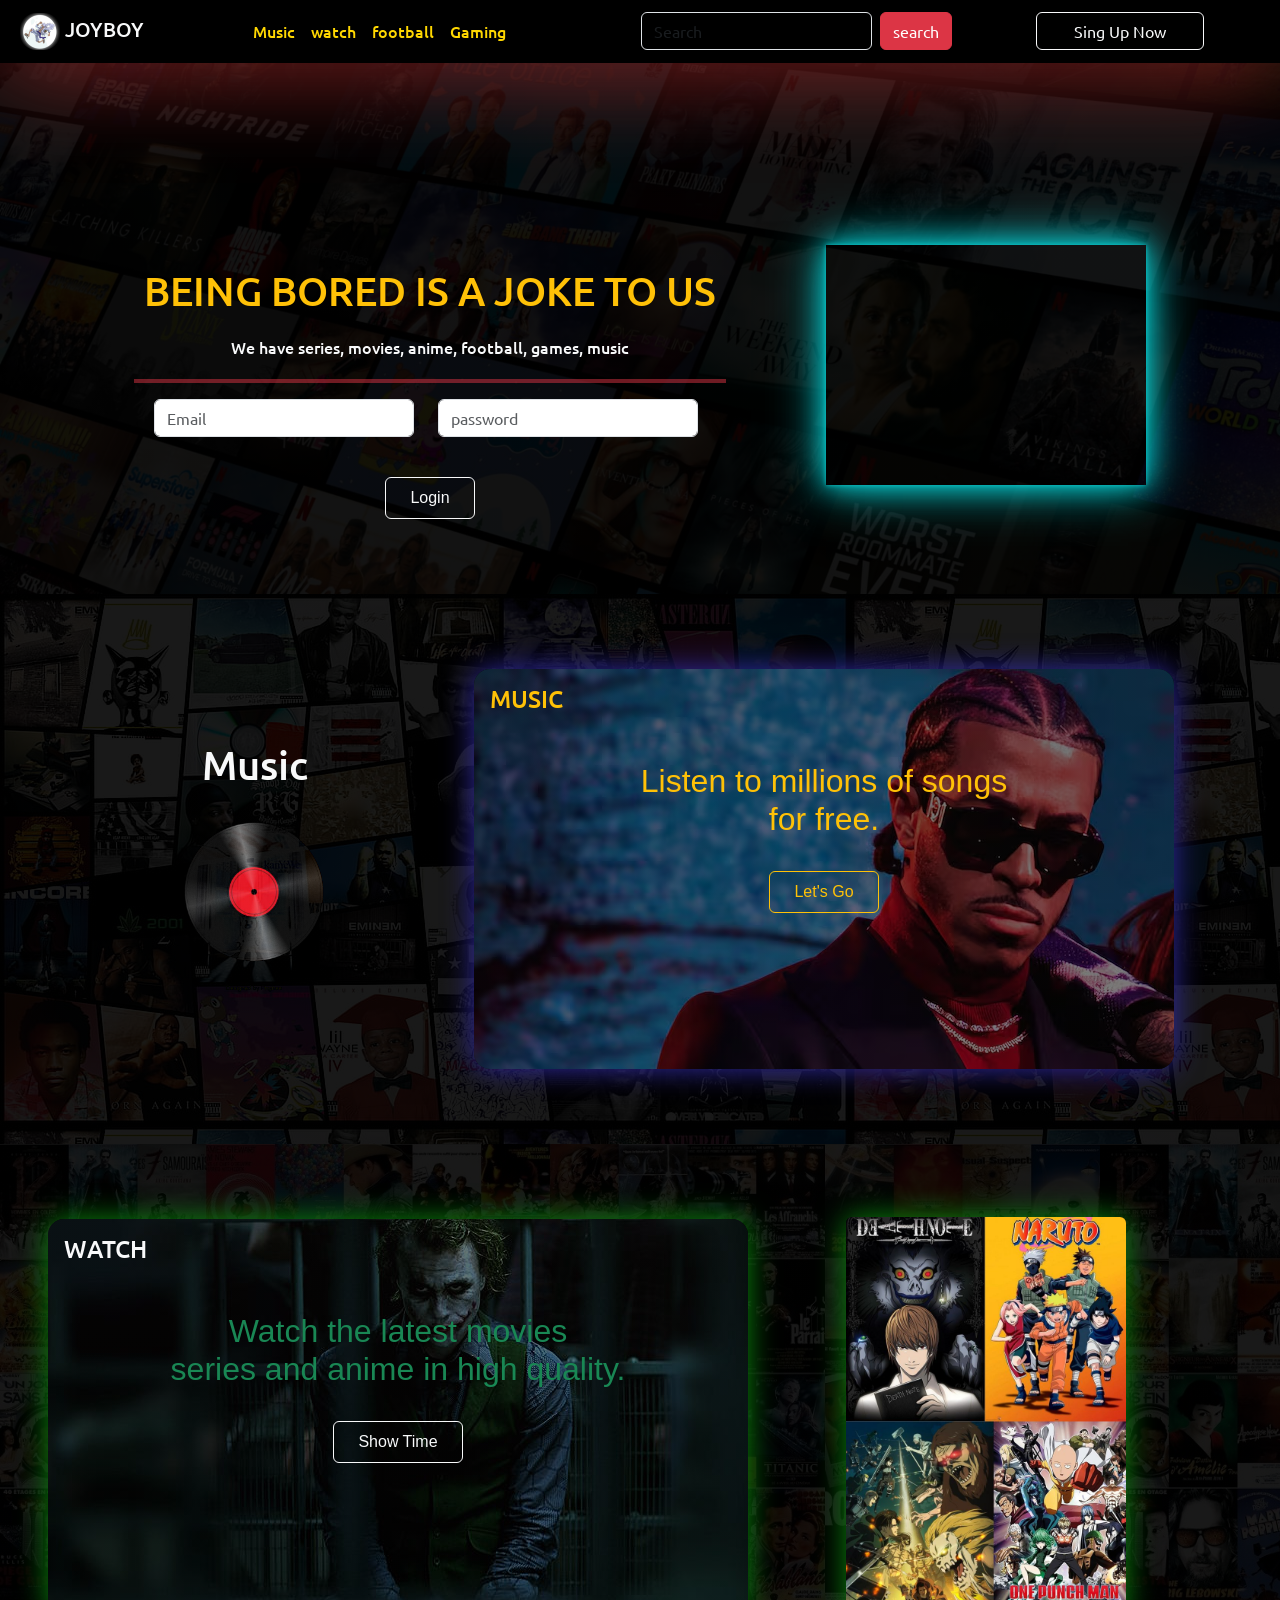
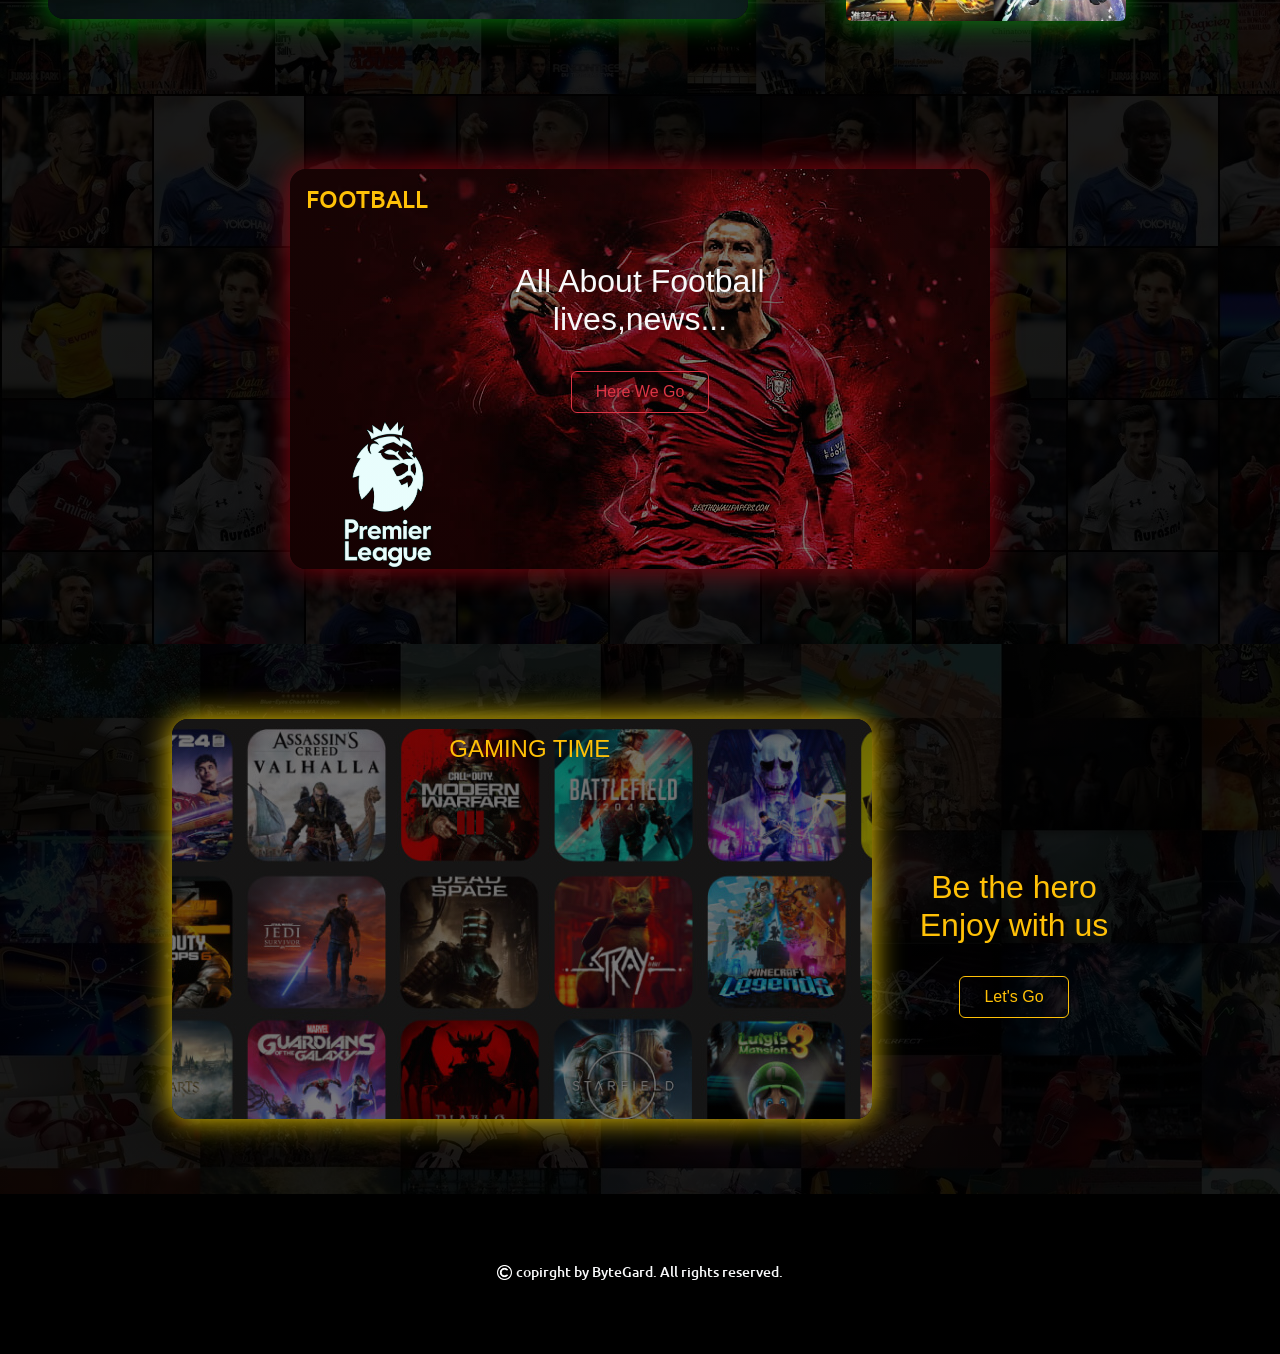
<file: index.html>
<!Doctype html>
<html>

<head>

  <meta charset="UTF-8">
  <meta name="viewport" content="width=device-width, initial-scarle=1.0">
  <link href="bootstrap.css" rel="stylesheet">
  <link rel="stylesheet" href="style1.css">
  <title>JOYBOY</title>



</head>

<body class=" ">


  <nav class="navbar navbar-expand-lg fixed-top bg-black col-md-12 btn-gold nav-color ">
    <div class="container-fluid col-md-12">
      <a class="navbar-brand text-light ms-2 col-md-2 hov  "  id="mostafa" >
        <img src="images/joyboy1.jpeg" class=" logo rounded-4 " style="width: 40px;">
        JOYBOY
      </a>
      <button class="navbar-toggler" type="button" data-bs-toggle="collapse" data-bs-target="#navbarNavAltMarkup"
        aria-controls="navbarNavAltMarkup" aria-expanded="false" aria-label="Toggle navigation">
        <span class="navbar-toggler-icon"></span>
      </button>
      <div class="collapse navbar-collapse justify-content-end me-3 justify-content-center " id="navbarNavAltMarkup">
        <div class="navbar-nav col-md-4">
          <a class="nav-link hovlink " href="#mosika">Music</a>
          <a class="nav-link hovlink " aria-current="page" href="#watch">watch</a>
          <a class="nav-link hovlink " href="#koora">football</a>
          <a class="nav-link hovlink " aria-disabled="true" href="#gaming">Gaming</a>
        </div>
        <div class="container-fluid ms-5 col-md-4 ">
          <form class="d-flex" role="search">
            <input class="form-control me-2 text-light bg-black" type="search" placeholder="Search" aria-label="Search">
            <button class="btn btn-danger btn-brown" type="submit">search</button>
          </form>
        </div>

        <button class="btn btn-outline-light me-5 col-md-2 btn-white" type="submit">Sing Up Now</button>
      </div>
    </div>

  </nav>

  <header>

    <div class="bg-image-netflix d-flex justify-content-center align-items-center flex-md-row flex-column py-5 "
      id="music">

      <h1 class=" text-center slidein head top ">

        <span class="text-warning ">BEING BORED IS A JOKE TO US</span> <br>
        <span class="text-light description " style="font-size:medium ;">We have series, movies, anime, football, games,
          music</span>

        <hr class="border border-danger border-2 opacity-50">

        <div class="row col-md-12 ms-2 text-center ">
          <div class="row  ">

            <div class="col-md">

              <input class="form-control mb-3 text-light " type="email" placeholder="Email">
            </div>
            <div class="col-md ">

              <input class="form-control mb-3 text-light" type="password"
                placeholder="password">
            </div>
          </div>
          

        </div>
        <button type="button" class="btn btn-outline-light p-2 pe-4 ps-4 text-center mt-4 btn-white"
          style="font-family: Impact, Haettenschweiler, 'Arial Narrow Bold', sans-serif">Login</button>

      </h1>

      <div class=" ">
      <video width="320" height="240" autoplay muted  class="joy col-md head " style="margin-left: 100px; margin-top: 140px;">
        <source src="Snaptik.app_7264189790545841413.mp4" type="video/mp4">
        
      Your browser does not support the video tag.
      </video>
    </div>

    </div>

  </header>

  <main class=" for-music" id="mosika">


    <div class="music   d-flex justify-content-center align-items-center  flex-column flex-md-row py-5">

      <div class=" ms-5 text-light col-md-3 ">
        <h1 class="ms-5">Music</h1>
        <img src="images/black-vinyle.jpg" class="vinyle rounded-circle img-fluid ">
      </div>

      <div class="container-music rounded-4 col-md-4 anim-music">
        <h1 class="text-warning ms-3 mt-3" style="font-size: x-large; ;">MUSIC</h1>
        <div class="text-center mt-5 ">
          <h3 class="text-warning "
            style="font-size: xx-large;font-family: Impact, Haettenschweiler, 'Arial Narrow Bold', sans-serif"> Listen
            to millions of songs<br> for free.
            <br>
          </h3>
          <a href="adam.html"><button type="button" class="btn btn-outline-warning btn-gold p-2 pe-4 ps-4 text-center mt-4"
              style="font-family: Impact, Haettenschweiler, 'Arial Narrow Bold', sans-serif">Let's Go</button></a>
        </div>
      </div>
    </div>

  </main>

  <side class="for-watch" id="watch">
    <div class=" watch  d-flex justify-content-start align-items-center flex-column flex-md-row py-5 ">

      <div class="container-watch rounded-4 ms-5 ">
        <h1 class="text-light ms-3 mt-3" style="font-size: x-large; ;">WATCH</h1>
        <div class="text-center mt-5 ">
          <h3 class="text-success "
            style="font-size: xx-large;font-family: Impact, Haettenschweiler, 'Arial Narrow Bold', sans-serif"> Watch
            the latest movies<br> series and anime in high quality.
            <br>
          </h3>
          <a href="movies.html"> <button type="button" class="btn btn-outline-light p-2 pe-4 ps-4 text-center mt-4 btn-white"
              style="font-family: Impact, Haettenschweiler, 'Arial Narrow Bold', sans-serif">Show Time</button></a>
        </div>
      </div>
      <div class=" ms-5 text-danger  d-flex  justify-content-end align-items-center ">
       
        <img src="images/anime.jpg" class=" anime rounded me-5 ">
      </div>
    </div>

  </side>



  <article class="for-football" id="koora">



    <div class=" football d-flex justify-content-center align-items-center flex-column flex-md-row py-5 ">


      <div class=" ms-5 text-danger  d-flex  justify-content-end align-items-center ">
        <!-- <h1 class="ms-5 text-light">Music Trust us </h1>-->





        <div class="container-football rounded-4 me-5">

          <h1 class="text-warning ms-3 mt-3" style="font-size: x-large; ;">FOOTBALL</h1>
          <div class="text-center mt-5 ">
            <h3 class="text-light  "
              style="font-size: xx-large;font-family: Impact, Haettenschweiler, 'Arial Narrow Bold', sans-serif"> All
              About Football<br> lives,news...
              <br>
            </h3>
            
            <a href="Marouane.html"> <button type="button" class="btn btn-outline-danger p-2 pe-4 ps-4 text-center mt-4 btn-brown"
                style="font-family: Impact, Haettenschweiler, 'Arial Narrow Bold', sans-serif">Here We Go</button></a>
              
            </div>
        

          <img src="images/prrmierluegue.logo (1).jpg" class=" champions-league me-5 ">

        </div>
      </div>

  </article>

  <span lass="for-gaming" id="gaming">

    <div class=" gaming d-flex justify-content-center align-items-center flex-column flex-md-row py-5 ">



      <div class="container-gaming rounded-4">
        <h1 class="text-warning ms-3 mt-3 d-flex justify-content-center g-time"
          style="font-size: x-large; font-family: 'Trebuchet MS', 'Lucida Sans Unicode', 'Lucida Grande', 'Lucida Sans', Arial, sans-serif ;">
          GAMING TIME</h1>

      </div>

      <div class="text-center mt-5 ms-5 ">
        <h3 class="text-warning"
          style="font-size: xx-large;font-family: Impact, Haettenschweiler, 'Arial Narrow Bold', sans-serif"> Be the
          hero
          <br> Enjoy with us
          <br>
        </h3>
        <a href="jamili.html"> <button type="button" class="btn btn-outline-warning p-2 pe-4 ps-4 text-center mt-4 btn-gold"
            style="font-family: Impact, Haettenschweiler, 'Arial Narrow Bold', sans-serif">Let's Go</button></a>
      </div>
      

      

    </div>

   

  </span>

 
  

  <footer class="bg-black mb-5 mt-3 text-center col-md">

  
    <div class="col-md-4 text-black "> jjjjjjj</div>

    <div class="container mt-4 mb-5 col-md-4">

      <img src="images/copiright.png" style="width: 15px;">
      <small class="text-light">copirght by ByteGard. All rights reserved. </small>
    </div>
    <div class="col-md-4 text-black "> jjjjjjj</div>



  </footer>




  <script src="bootstrap.js"></script>
</body>

</html>
</file>
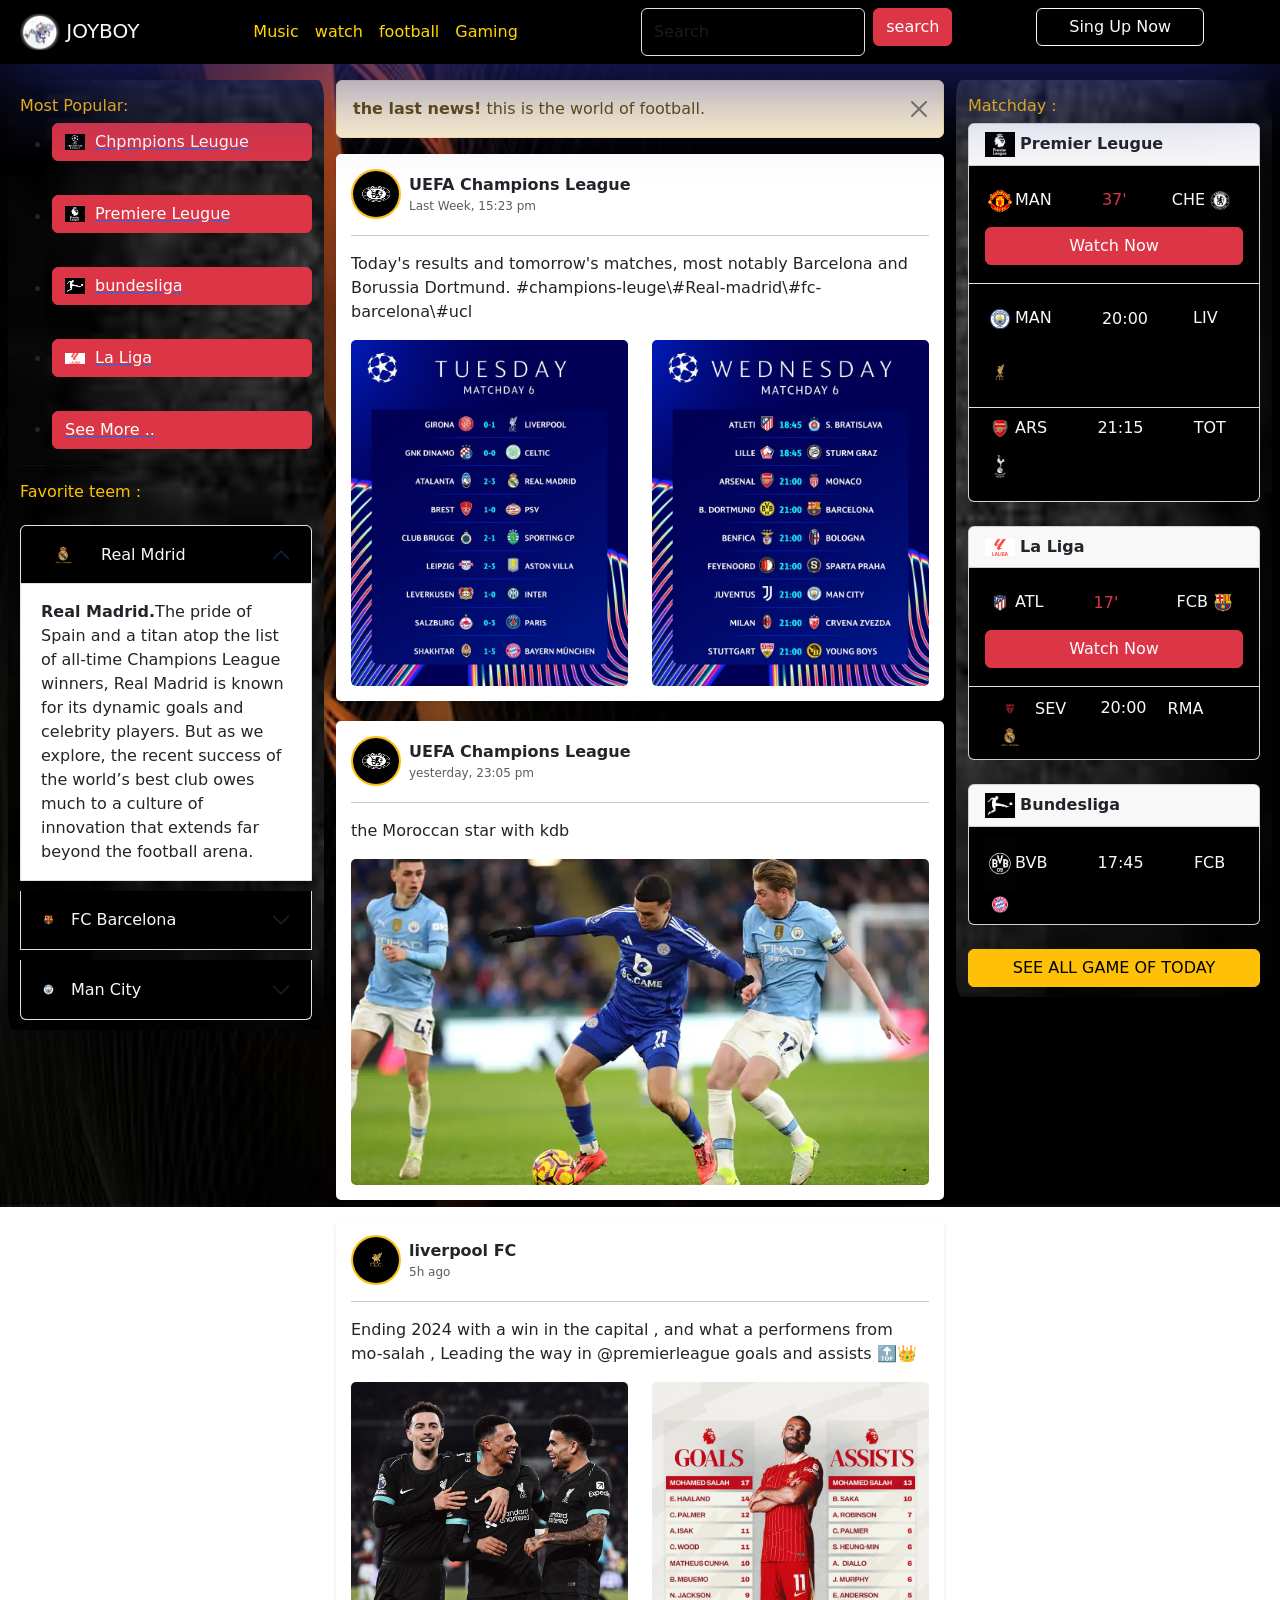
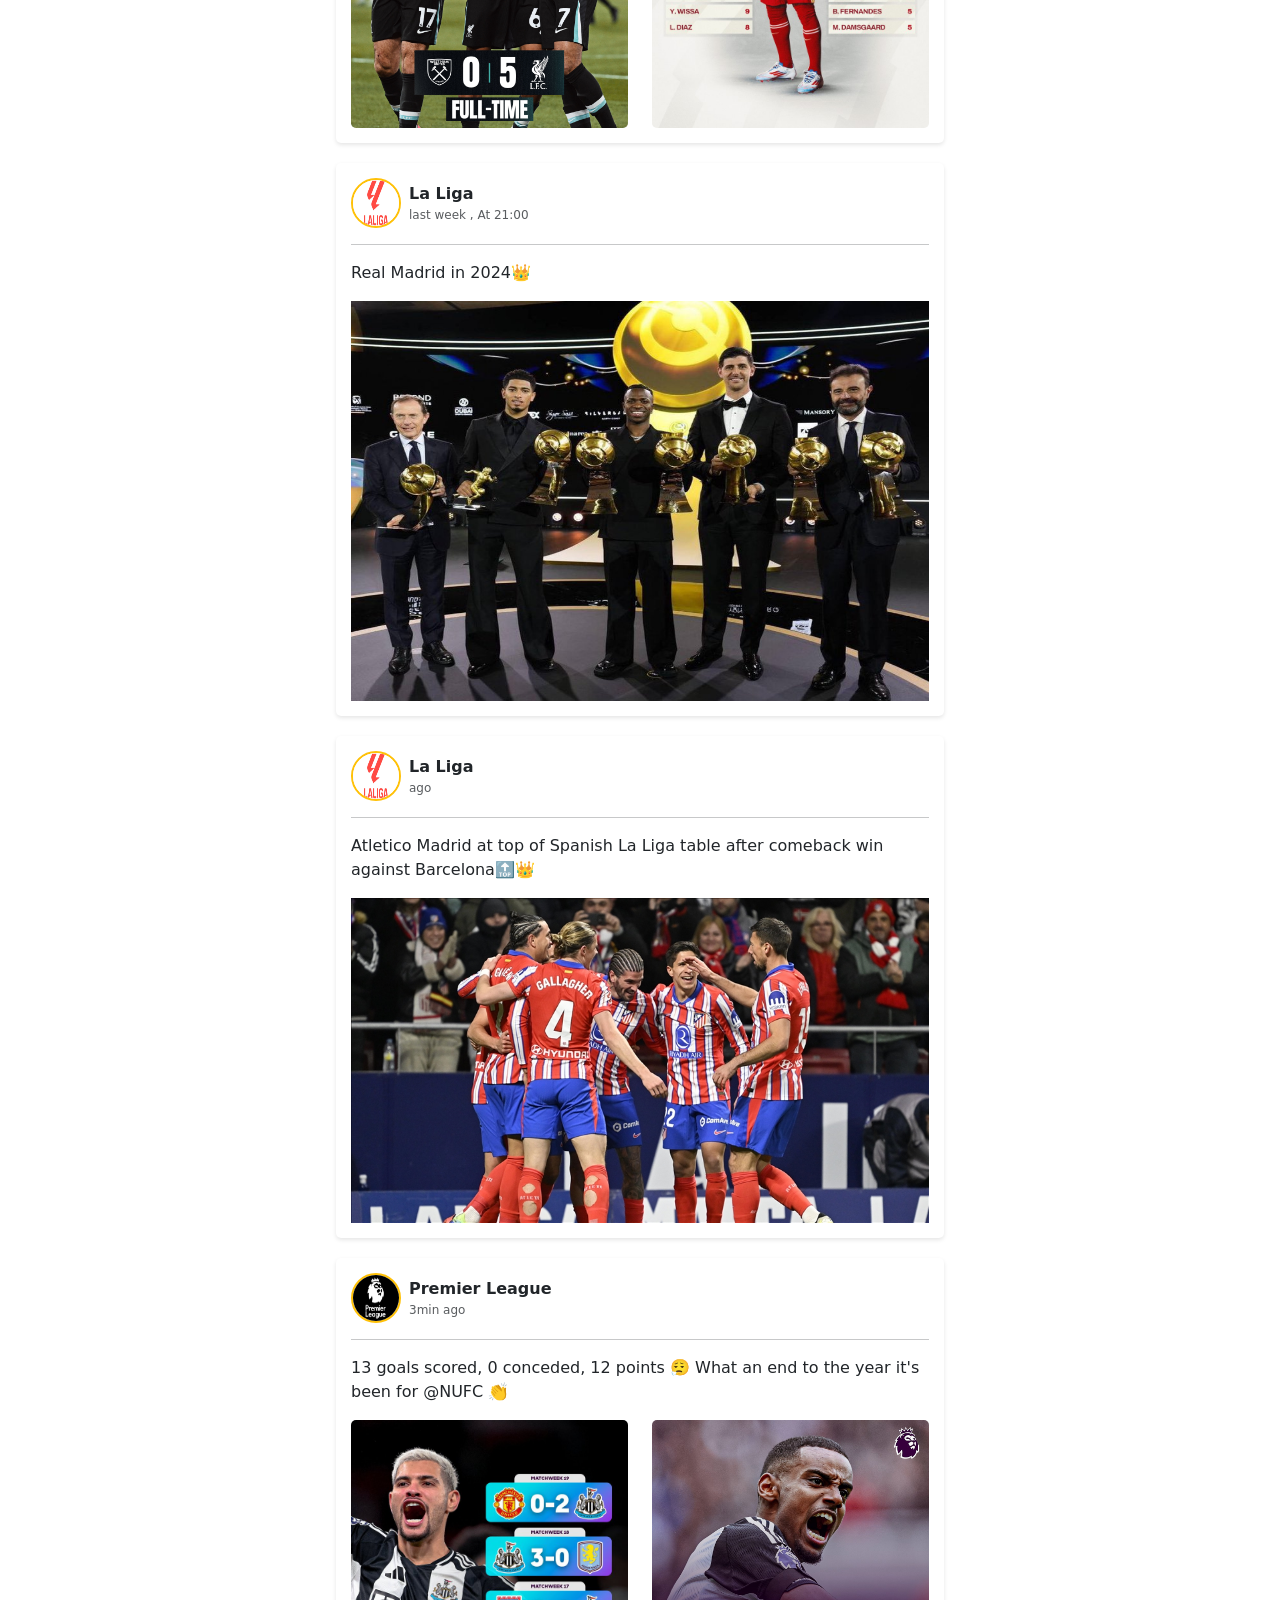
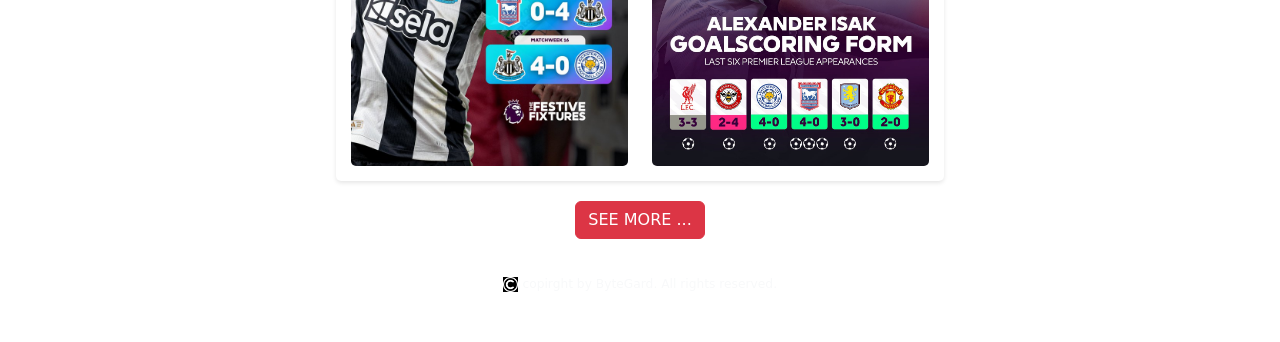
<file: Marouane.html>
<!DOCTYPE html>
<html lang="en">
  <head>
    <meta charset="UTF-8" />
    <meta name="viewport" content="width=device-width, initial-scale=1.0" />
    <title>Football World</title>
    <link
      href="https://cdn.jsdelivr.net/npm/bootstrap@5.3.0-alpha3/dist/css/bootstrap.min.css"
      rel="stylesheet"
    />
    <style>
      body {
        
        
        background-image: url(images/third\ \(1\).avif);
        background-size: cover;
        background-attachment: fixed;
        background-position: center;
        background-repeat: no-repeat;
      }
      * {
        margin: 0;
      }
      .col-md-3 {
        position: sticky;
        height: 100%;
        top: 80px;
        height: fit-content;
        background-image: url(images/first.back\ \(1\).jpg);
        background-size: cover;
        background-attachment: fixed;
        background-position: center;
        background-repeat: no-repeat;
        border-radius: 2%;
      }

      .post {
        background-color: white;
        border-radius: 5px;
        padding: 15px;
        margin-bottom: 20px;
        box-shadow: 0 2px 4px rgba(0, 0, 0, 0.1);
      }

      .post img {
        max-width: 100%;
        border-radius: 5px;
      }
      
 
  button {
    transition: transform 0.3s ease, box-shadow 0.3s ease;
  }

  button:hover {
    transform: scale(1.1);
    box-shadow: 0 4px 8px rgba(0, 0, 0, 0.2); 
  }

 
  .btn {
    margin-bottom: 10px;
  }

  
  .text-warning {
    color: #ffc107 !important; 
  }

  

  
  @keyframes fadeIn {
    from {
      opacity: 0;
      transform: translateY(20px);
    }
    to {
      opacity: 1;
      transform: translateY(0);
    }
  }

  .post {
    animation: fadeIn 0.8s ease-in-out;
  }

  
  .accordion-item {
    margin-bottom: 10px;
  }

  
  footer {
    color: white;
    font-size: 14px;
    background-color: #212529;
  }

 
  .rounded-circle {
    border: 2px solid #ffc107;
  }

  .hovlink{
    color:gold;
  
  }
  
  .hovlink:hover{
    background-color: brown;
    color: rgb(0, 0, 0);
    border-bottom: brown 1px solid;
    border-top:brown 1px solid ;
    box-shadow: 
    0 0 30px rgb(143, 6, 18),0 0 100px brown;
  }
  
  .btn-brown:hover{
    box-shadow: 0 0 5px brown,
    0 0 25px brown,0 0 50px brown,
    0 0 100px brown,0 0 200px brown;
  
  }
  
  btn-gold:hover{
    box-shadow: 0 0 5px gold,
    0 0 25px gold,0 0 50px gold,
    0 0 100px gold,0 0 200px gold;
  
  }
  
  .btn-white:hover{
    box-shadow: 0 0 5px white,
    0 0 25px white,0 0 50px white,
    0 0 100px white,0 0 200px white;
  
  }

  .nav-color{
  
  box-shadow: 
  
  0 0 100px rgb(42, 48, 165);
}

.logo{
 
 mix-blend-mode:exclusion;

}

.top{
  margin-top: 300px;
}

  

      
    </style>
  </head>
  <body>


    <nav class="navbar navbar-expand-lg fixed-top bg-black col-md-12 btn-gold nav-color ">
      <div class="container-fluid col-md-12">
        <a class="navbar-brand text-light ms-2 col-md-2 hov  " href="index.html" id="mostafa" >
          <img src="images/joyboy1.jpeg" class=" logo rounded-4 " style="width: 40px;">
          JOYBOY
        </a>
        <button class="navbar-toggler" type="button" data-bs-toggle="collapse" data-bs-target="#navbarNavAltMarkup"
          aria-controls="navbarNavAltMarkup" aria-expanded="false" aria-label="Toggle navigation">
          <span class="navbar-toggler-icon"></span>
        </button>
        <div class="collapse navbar-collapse justify-content-end me-3 justify-content-center " id="navbarNavAltMarkup">
          <div class="navbar-nav col-md-4">
            <a class="nav-link hovlink " href="adam.html">Music</a>
            <a class="nav-link hovlink " aria-current="page" href="movies.html">watch</a>
            <a class="nav-link hovlink " href="#koora">football</a>
            <a class="nav-link hovlink " aria-disabled="true" href="jamili.html">Gaming</a>
          </div>
          <div class="container-fluid ms-5 col-md-4 ">
            <form class="d-flex" role="search">
              <input class="form-control me-2 text-light bg-black" type="search" placeholder="Search" aria-label="Search">
              <button class="btn btn-danger btn-brown" type="submit">search</button>
            </form>
          </div>
  
          <button class="btn btn-outline-light me-5 col-md-2 btn-white" type="submit">Sing Up Now</button>
        </div>
      </div>
  
    </nav>
  



    <nav><br /><br /><br /></nav>
    <div class="row m-2">
      <div class="col-md-3 bg-success mb-3">
        <h6 class="text-warning pt-3">Most Popular:</h6>
        <div>
          <ul>
            <li>
              <a href="https://www.uefa.com/uefachampionsleague/">
                <button class="btn btn-danger w-100 d-flex align-items-center">
                  <img
                    src="images/chompios.logo (1).jpg"
                    style="width: 30px; height: auto; padding-right: 10px"
                    alt=""
                  />
                  Chpmpions Leugue
                </button>
              </a>
            </li>
            <br />
            <li>
              <a href="https://www.premierleague.com/matchweek/18408/blog">
                <button class="btn btn-danger w-100 d-flex align-items-center">
                  <img
                    src="images/prrmierluegue.logo (1).jpg"
                    style="width: 30px; height: auto; padding-right: 10px"
                    alt=""
                  />
                  Premiere Leugue
                </button></a
              >
            </li>
            <br />
            <li>
              <a href="https://www.bundesliga.com/en/bundesliga">
                <button class="btn btn-danger w-100 d-flex align-items-center">
                  <img
                    src="images/bundesliga.logo (1).jpg"
                    style="width: 30px; height: auto; padding-right: 10px"
                    alt=""
                  />
                  bundesliga
                </button></a
              >
            </li>
            <br />
            <li>
              <a href="https://www.laliga.com/en-GB/laliga-genuine/logos">
                <button class="btn btn-danger w-100 d-flex align-items-center">
                  <img
                    src="images/LaLiga-Logo (1).jpg"
                    style="width: 30px; height: auto; padding-right: 10px"
                    alt=""
                  />
                  La Liga
                </button></a
              >
            </li>
            <br />
            <li>
              <a href="#">
                <button class="btn btn-danger w-100 d-flex align-items-center">
                  See More ..
                </button></a
              >
            </li>
          </ul>
          <hr />
          <h6 class="text-warning pb-3">Favorite teem :</h6>
          <div class="accordion" id="accordionExample">
            <div class="accordion-item">
              <h2 class="accordion-header">
                <button
                  class="accordion-button bg-black text-light"
                  type="button"
                  data-bs-toggle="collapse"
                  data-bs-target="#collapseOne"
                  aria-expanded="true"
                  aria-controls="collapseOne"
                >
                  <img
                    src="images/real.logo (1).jpg"
                    style="width: 60px; height: auto; padding-right: 15px"
                    alt=""
                  />
                  Real Mdrid
                </button>
              </h2>
              <div
                id="collapseOne"
                class="accordion-collapse collapse show"
                data-bs-parent="#accordionExample"
              >
                <div class="accordion-body">
                  <strong>Real Madrid.</strong>The pride of Spain and a titan
                  atop the list of all-time Champions League winners, Real
                  Madrid is known for its dynamic goals and celebrity players.
                  But as we explore, the recent success of the world’s best club
                  owes much to a culture of innovation that extends far beyond
                  the football arena.
                </div>
              </div>
            </div>
            <div class="accordion-item">
              <h2 class="accordion-header">
                <button
                  class="accordion-button collapsed bg-black text-light"
                  type="button"
                  data-bs-toggle="collapse"
                  data-bs-target="#collapseTwo"
                  aria-expanded="false"
                  aria-controls="collapseTwo"
                >
                  <img
                    src="images/fcbarca.logo (1).jpg"
                    style="width: 30px; height: auto; padding-right: 15px"
                    alt=""
                  />
                  FC Barcelona
                </button>
              </h2>
              <div
                id="collapseTwo"
                class="accordion-collapse collapse"
                data-bs-parent="#accordionExample"
              >
                <div class="accordion-body">
                  <strong>FC Barcelona</strong>
                  The FC Barcelona team of the 2010/11 season is often regarded
                  as one of the greatest soccer teams in history, and many fans
                  and analysts make a strong case for this claim. Here are some
                  key points that support this view: Achievements La Liga
                  Champions: Barcelona won the La Liga title, finishing the
                  season with 96 points. UEFA Champions League: They triumphed
                  in the Champions League, defeating Manchester United 3-1 in
                  the final at Wembley Stadium. Copa del Rey: Barcelona also won
                  the Copa del Rey, completing a domestic double. Style of Play
                  Tiki-Taka: The team was known for its "tiki-taka" style,
                  characterized by short passing and movement, maintaining
                  possession, and quick transitions. This approach
                  revolutionized how soccer was played and is still influential
                  today.
                </div>
              </div>
            </div>
            <div class="accordion-item">
              <h2 class="accordion-header">
                <button
                  class="accordion-button collapsed bg-black text-light"
                  type="button"
                  data-bs-toggle="collapse"
                  data-bs-target="#collapseThree"
                  aria-expanded="false"
                  aria-controls="collapseThree"
                >
                  <img
                    src="images/citi.logo (1).jpg"
                    style="width: 30px; height: auto; padding-right: 15px"
                    alt=""
                  />
                  Man City
                </button>
              </h2>
              <div
                id="collapseThree"
                class="accordion-collapse collapse"
                data-bs-parent="#accordionExample"
              >
                <div class="accordion-body">
                  <strong>Man City.</strong>
                  Pep Guardiola is widely regarded as one of the best coaches in
                  the world. He has won numerous trophies and accolades as a
                  player and a coach, most notably with Barcelona, Bayern
                  Munich, and Manchester City. His coaching philosophy and
                  methods are based on the principles of possession, pressing,
                  positional play, and attacking football. He is influenced by
                  the likes of Johan Cruyff, Marcelo Bielsa, and Juanma Lillo,
                  but he also has a unique vision and style. Guardiola joined
                  Manchester City in 2016, after a successful spell at Bayern
                  Munich. He faced many challenges and criticisms in his first
                  season in England, as he struggled to adapt to the competition
                  and quality of the Premier League. Many doubted and questioned
                  his style of play, which seemed too risky and complex for the
                  English game. However, Guardiola did not give up on his
                  beliefs and convictions. Instead, he gradually implemented his
                  philosophy and methods at Manchester City, transforming them
                  into one of the most dominant and attractive teams in football
                </div>
              </div>
            </div>
          </div>
        </div>
      </div>






      <div class="col-md-6">
        <div
          class="alert alert-warning alert-dismissible fade show"
          role="alert"
        >
          <strong>the last news!</strong> this is the world of football.
          <button
            type="button"
            class="btn-close"
            data-bs-dismiss="alert"
            aria-label="Close"
          ></button>
        </div>
        <div class="post">
          <div class="d-flex align-items-center mb-3">
            <img
              src="images/chelse.logo (1).png"
              style="height: 50px; width: 50px"
              class="rounded-circle me-2"
              alt="User"
            />
            <div>
              <strong>UEFA Champions League</strong>
              <p class="text-muted mb-0" style="font-size: 12px">
                Last Week, 15:23 pm
              </p>
            </div>
          </div>
          <hr />
          <div class="">
            <p>
              Today's results and tomorrow's matches, most notably Barcelona and
              Borussia Dortmund.
              #champions-leuge\#Real-madrid\#fc-barcelona\#ucl
            </p>
            <div class="row">
              <div class="col-md-6">
                <img src="images/rusultof.tuesday (1).jpg" alt="" />
              </div>
              <div class="col-md-6">
                <img src="images/wensday,game (1).jpg" alt="" />
              </div>
            </div>
          </div>
        </div>
        <div class="post">
          <div class="d-flex align-items-center mb-3">
            <img
              src="images/chelse.logo (1).png"
              style="height: 50px; width: 50px"
              class="rounded-circle me-2"
              alt="User"
            />
            <div>
              <strong>UEFA Champions League</strong>
              <p class="text-muted mb-0" style="font-size: 12px">
                yesterday, 23:05 pm
              </p>
            </div>
          </div>
          <hr />
          <p>the Moroccan star with kdb</p>

          <div class="col-md">
            <img src="images/bilale (1).webp" alt="" />
          </div>
        </div>
        <div class="post">
          <div class="d-flex align-items-center mb-3">
            <img
              src="images/liverpool.logo (1).jpg"
              style="height: 50px; width: 50px"
              class="rounded-circle me-2"
              alt="User"
            />
            <div>
              <strong>liverpool FC</strong>
              <p class="text-muted mb-0" style="font-size: 12px">5h ago</p>
            </div>
          </div>
          <hr />
          <p>
            Ending 2024 with a win in the capital , and what a performens from
            mo-salah , Leading the way in @premierleague goals and assists 🔝👑
          </p>
          <div class="row">
            <div class="col-md-6">
              <img src="images/liverpool.news (1).jpg" alt="Post Image" />
            </div>
            <div class="col-md-6">
              <img src="images/mo.p (1).jpg" alt="Post Image" />
            </div>
          </div>
        </div>
        <div class="post">
          <div class="d-flex align-items-center mb-3">
            <img
              src="images/LaLiga-Logo (1).jpg"
              style="height: 50px; width: 50px"
              class="rounded-circle me-2"
              alt="User"
            />
            <div>
              <strong>La Liga</strong>
              <p class="text-muted mb-0" style="font-size: 12px">
                last week , At 21:00
              </p>
            </div>
          </div>
          <hr />
          <p>Real Madrid in 2024👑</p>
          <div class="row">
            <img src="images/real-award.jpg" style="height: 400px;" alt="Post Image" />
          </div>
        </div>
        <div class="post">
          <div class="d-flex align-items-center mb-3">
            <img
              src="images/LaLiga-Logo (1).jpg"
              style="height: 50px; width: 50px"
              class="rounded-circle me-2"
              alt="User"
            />
            <div>
              <strong>La Liga</strong>
              <p class="text-muted mb-0" style="font-size: 12px">ago</p>
            </div>
          </div>
          <hr />
          <p>
            Atletico Madrid at top of Spanish La Liga table after comeback win
            against Barcelona🔝👑
          </p>
          <div class="row">
            <img src="images/atlithico,player.jpg" alt="Post Image" />
          </div>
        </div>
        <div class="post">
          <div class="d-flex align-items-center mb-3">
            <img
              src="images/prrmierluegue.logo (1).jpg"
              style="height: 50px; width: 50px"
              class="rounded-circle me-2"
              alt="User"
            />
            <div>
              <strong>Premier League</strong>
              <p class="text-muted mb-0" style="font-size: 12px">3min ago</p>
            </div>
          </div>
          <hr />
          <p>
            13 goals scored, 0 conceded, 12 points 😮‍💨 What an end to the year
            it's been for @NUFC 👏
          </p>
          <div class="row">
            <div class="col-md-6">
              <img src="images/newcasel.engyear.jpg" alt="Post Image" />
            </div>
            <div class="col-md-6">
              <img src="images/isak.jpg" alt="Post Image" />
            </div>
          </div>
        </div>
        <div class="text-center">
          <a href="https://www.skysports.com/football"
            ><button class="btn btn-danger">SEE MORE ...</button></a
          >
        </div>
      </div>







      <div class="col-md-3 mb-3">
        <h6 class="text-warning pt-3">Matchday :</h6>
        <div class="card">
          <div class="card-header">
            <img
              src="images/prrmierluegue.logo (1).jpg"
              style="width: 30px; height: auto"
              alt=""
            />
            <strong>Premier Leugue</strong>
          </div>
          <ul class="list-group list-group-flush">
            <li class="list-group-item bg-black text-light">
              <img
                src="images/united.logo (1).jpg"
                style="width: 30px; height: auto"
                alt=""
              />MAN <span class="text-black">__</span>
              <span class="p-4 text-danger">37'</span
              ><span class="text-black">__</span> CHE<img
                src="images/chelse.logo (1).png"
                style="width: 30px; height: auto"
                alt=""
              />

              <a href="https://kooora.live-kooora.com/">
                <button class="btn btn-danger w-100">Watch Now</button></a
              >
            </li>

            <li class="list-group-item bg-black text-light">
              <img
                src="images/citi.logo (1).jpg"
                style="width: 30px; height: auto"
                alt=""
              />MAN <span class="text-black">__</span>
              <span class="p-4"> 20:00</span
              ><span class="text-black">__</span> LIV
              <img
                src="images/liverpool.logo (1).jpg"
                style="width: 30px; height: auto"
                alt=""
              />
            </li>
            <li class="list-group-item bg-black text-light">
              <img
                src="images/arsenal.logo (1).jpg"
                style="width: 30px; height: auto"
                alt=""
              />ARS <span class="text-black">__</span>
              <span class="p-4">21:15</span>
              <span class="text-black">__</span> TOT<img
                src="images/tot.logo (1).jpg"
                style="width: 30px; height: auto"
                alt=""
              />
            </li>
          </ul>
        </div>
        <br />
        <div class="card">
          <div class="card-header">
            <img
              src="images/LaLiga-Logo (1).jpg"
              style="width: 30px; height: auto"
              alt=""
            />
            <strong>La Liga</strong>
          </div>
          <ul class="list-group list-group-flush">
            <li class="list-group-item bg-black text-light">
              <img
                src="images/atletico.logo (1).jpg"
                style="width: 30px; height: auto"
                alt=""
              />ATL <span class="text-black">__</span>
              <span class="p-4 text-danger">17'</span>
              <span class="text-black">___</span> FCB<img
                src="images/fcbarca.logo (1).jpg"
                style="width: 30px; height: auto"
                alt=""
              />
              <button class="btn btn-danger w-100">Watch Now</button>
            </li>
            <li class="list-group-item bg-black text-light">
              <img
                src="images/sevilla.logo (1).png"
                style="width: 50px; height: auto"
                alt=""
              />SEV <span class="text-black">_</span>
              <span class="p-3"> 20:00</span>
              RMA<img
                src="images/real.logo (1).jpg"
                style="width: 50px; height: auto"
                alt=""
              />
            </li>
          </ul>
        </div>
        <br />
        <div class="card">
          <div class="card-header">
            <img
              src="images/bundesliga.logo (1).jpg"
              style="width: 30px; height: auto"
              alt=""
            />
            <strong>Bundesliga</strong>
          </div>
          <ul class="list-group list-group-flush">
            <li class="list-group-item bg-black text-light">
              <img
                src="images/dortmend.logo (1).png"
                style="width: 30px; height: auto"
                alt=""
              />BVB <span class="text-black">__</span>
              <span class="p-4">17:45</span>
              <span class="text-black">__</span> FCB<img
                src="images/bayern.logo (1).png"
                style="width: 30px; height: auto"
                alt=""
              />
            </li>
          </ul>
        </div>
        <br />
        <a href="https://www.365scores.com/fr"
          ><button class="btn btn-warning w-100">
            SEE ALL GAME OF TODAY
          </button></a
        >
      </div>
    </div>

    <footer class="bg-transparent mb-5 mt-3 text-center col-md">

  
      <!--  <div class="col-md-4 text-black "> jjjjjjj</div>-->
    
        <div class="container mt-4 mb-5 col-md-4">
    
          <img src="images/copiright.png" style="width: 15px;">
          <small class="text-light">copirght by ByteGard. All rights reserved. </small>
        </div>
       <!-- <div class="col-md-4 text-black "> jjjjjjj</div>-->
    
    
    
      </footer>



   <!-- <footer class="bg-secondary text-center p-5">copiright</footer>-->

    <script src="https://cdn.jsdelivr.net/npm/bootstrap@5.3.0-alpha3/dist/js/bootstrap.bundle.min.js"></script>
  </body>
</html>
</file>
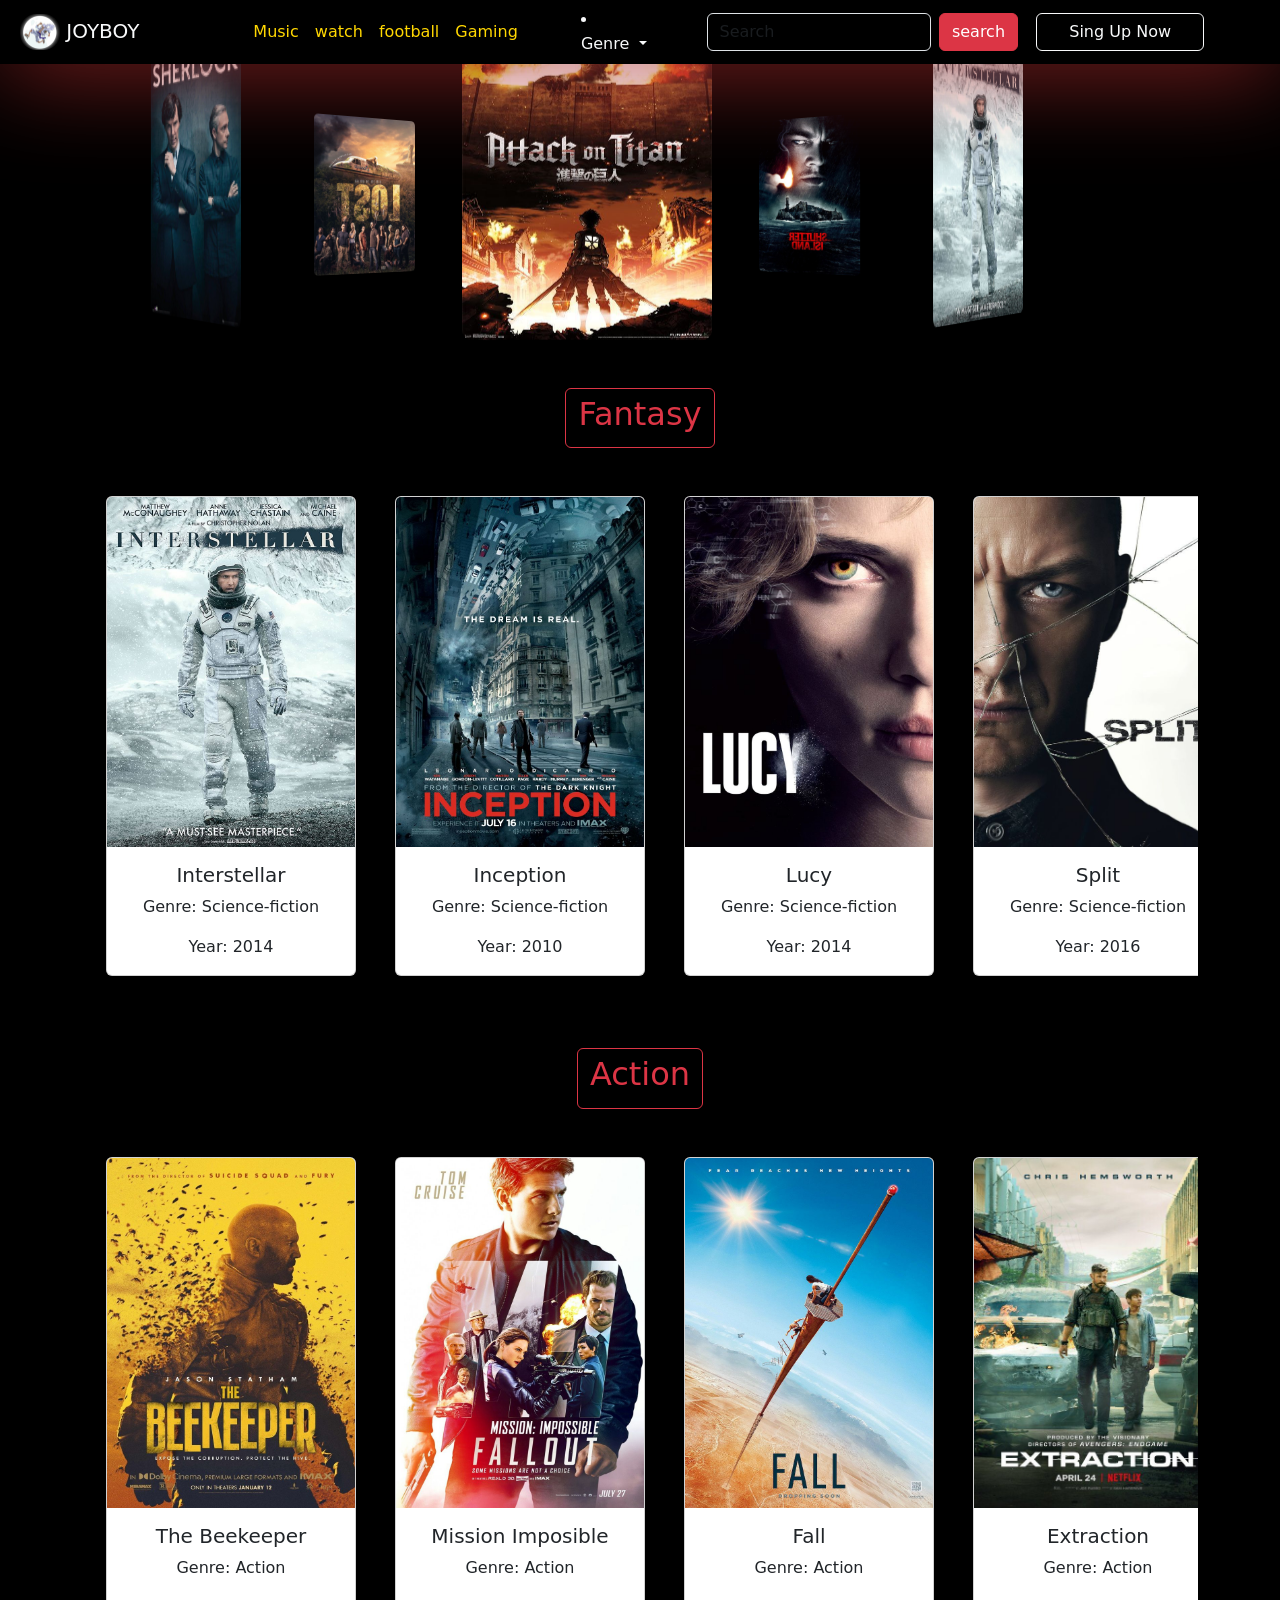
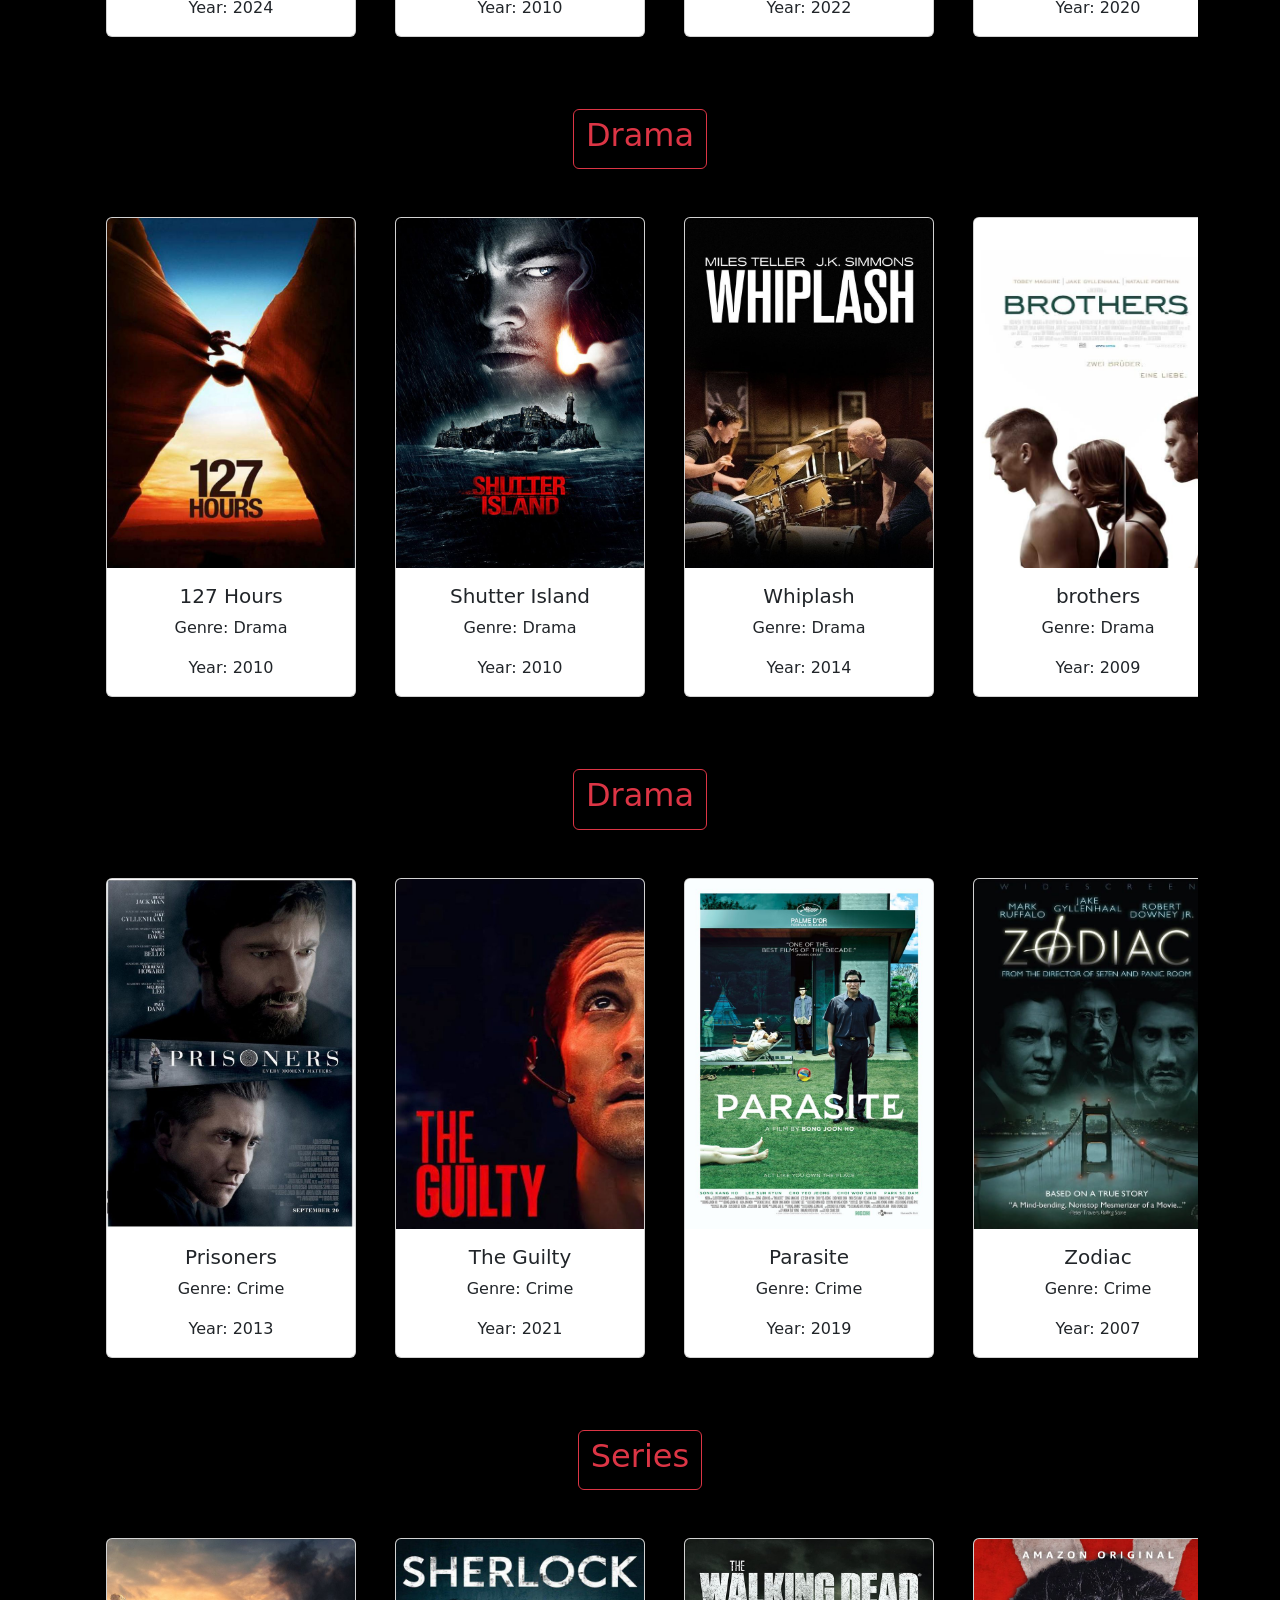
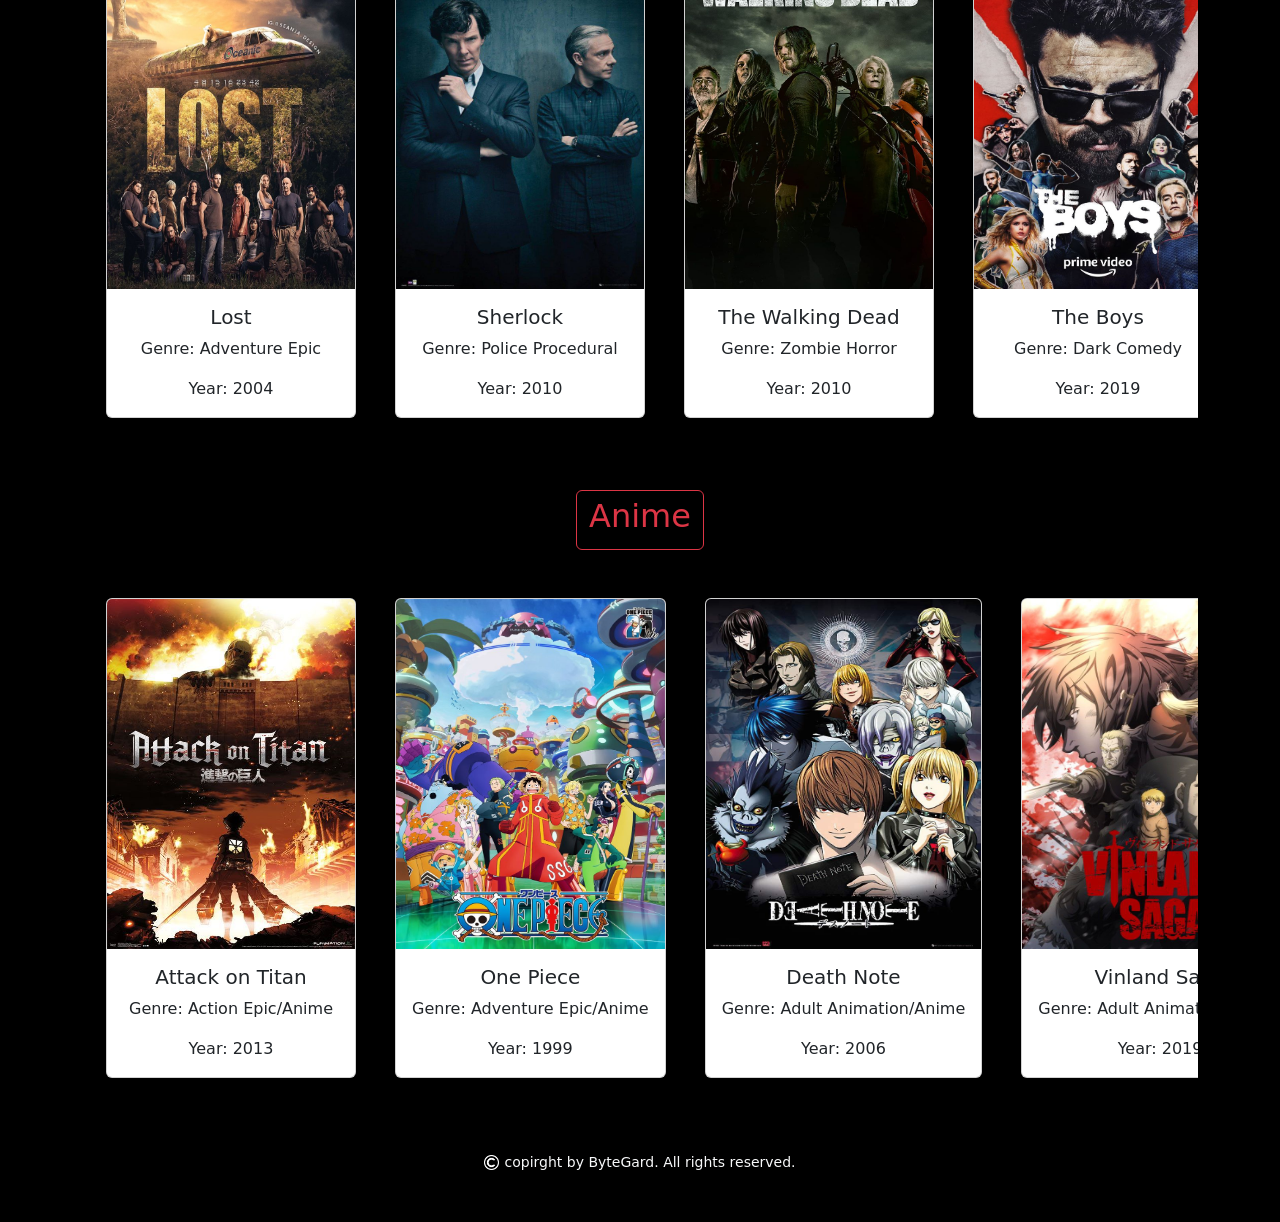
<file: movies.html>
<!DOCTYPE html>
<html lang="en">
<head>
    <meta charset="UTF-8">
    <meta name="viewport" content="width=device-width, initial-scale=1.0">
    
    <link href="https://cdn.jsdelivr.net/npm/bootstrap@5.3.0-alpha1/dist/css/bootstrap.min.css" rel="stylesheet">   
    <link rel="stylesheet" href="https://cdn.jsdelivr.net/npm/bootstrap-icons@1.11.3/font/bootstrap-icons.min.css">
    <title>JOYBOY</title>
 
 <style>
        body{
            background-color: black;
        }
       
        .horizontal-scroll {
            overflow-x: auto; 
            white-space: nowrap; 
        }

        .horizontal-scroll .row {
            display: flex; 
            flex-wrap: nowrap; 
        }

        .horizontal-scroll .card {
            min-width: 250px; 
            margin-right: 15px;
        }

        .horizontal-scroll::-webkit-scrollbar {
            height: 1px;
        }
        .col img{
            height: 350px;
        }
       
        .col:hover{
            transform: scale(1.04);
        }
    /*3d*/
    
       .rotate3d img {
  height: 200px;
  width: 150px;
}
.rotate3d img:hover{
    transform: scale(1.03);
}

.rotate3d {
    margin-top: 90px   ;
    margin-left: 40%;
  width: 150px;
  height: 250px;
  position: relative;
  transform-style: preserve-3d;
  transform: perspective(1000px);
  animation: gallary 20s linear infinite;
  cursor: pointer;
}

@keyframes gallary {
  0% {
    transform: perspective(1000px) rotateY(0deg);
  }
  100% {
    transform: perspective(1000px) rotateY(360deg);
  }
}

.rotate3d span {
  position: absolute;
  transform: rotateY(calc(var(--i) * 45deg)) translateZ(400px);
}

    nav{
        position: static;
    }

    .hovlink{
    color:gold;
  
  }
  
  .hovlink:hover{
    background-color: brown;
    color: rgb(0, 0, 0);
    border-bottom: brown 1px solid;
    border-top:brown 1px solid ;
    box-shadow: 
    0 0 30px rgb(143, 6, 18),0 0 100px brown;
  }
  
  .btn-brown:hover{
    box-shadow: 0 0 5px brown,
    0 0 25px brown,0 0 50px brown,
    0 0 100px brown,0 0 200px brown;
  
  }
  
  btn-gold:hover{
    box-shadow: 0 0 5px gold,
    0 0 25px gold,0 0 50px gold,
    0 0 100px gold,0 0 200px gold;
  
  }
  
  .btn-white:hover{
    box-shadow: 0 0 5px white,
    0 0 25px white,0 0 50px white,
    0 0 100px white,0 0 200px white;
  
  }

  .nav-color{
  
  box-shadow: 
  
  0 0 100px brown;
}

.logo{
 
 mix-blend-mode:exclusion;

}

.top{
  margin-top: 300px;
}

  

        
    </style>
</head>
<body>
    <!-- nav -->
    <nav class="navbar navbar-expand-lg fixed-top bg-black  col-md-12 btn-gold nav-color ">
        <div class="container-fluid col-md-12">
          <a class="navbar-brand text-light ms-2 col-md-2 hov  " href="index.html" >
            <img src="watch/joyboy1.jpeg" class=" logo rounded-4 " style="width: 40px;">
            JOYBOY
          </a>
          <button class="navbar-toggler" type="button" data-bs-toggle="collapse" data-bs-target="#navbarNavAltMarkup"
            aria-controls="navbarNavAltMarkup" aria-expanded="false" aria-label="Toggle navigation">
            <span class="navbar-toggler-icon"></span>
          </button>
          <div class="collapse navbar-collapse justify-content-end me-3 justify-content-center " id="navbarNavAltMarkup">
            <div class="navbar-nav col-md-4">
              <a class="nav-link hovlink " href="adam.html">Music</a>
              <a class="nav-link hovlink " aria-current="page" href="#watch">watch</a>
              <a class="nav-link hovlink " href="Marouane.html">football</a>
              <a class="nav-link hovlink " aria-disabled="true" href="jamili.html">Gaming</a>
            </div>

            <li class="nav-item dropdown text-light ">
                <a class="nav-link dropdown-toggle" href="#" role="button" data-bs-toggle="dropdown" aria-expanded="false">
                  Genre
                </a>
                <ul class="dropdown-menu bg-danger">
                  <li><a class="dropdown-item text-danger bg-dark" href="#Fantasy">Fantasy</a></li>
                  <li><a class="dropdown-item text-danger bg-dark" href="#Action">Action</a></li>
                  <li><a class="dropdown-item text-danger bg-dark" href="#Drama">Drama</a></li>
                  <li><a class="dropdown-item text-danger bg-dark" href="#Crime">Crime</a></li>
                  <li><a class="dropdown-item text-danger bg-dark" href="#Series">Series</a></li>
                  <li><a class="dropdown-item text-danger bg-dark" href="#Anime">Anime</a></li>
                </ul>
              </li>

           


            <div class="container-fluid ms-5 col-md-4 ">
              <form class="d-flex" role="search">
                <input class="form-control me-2 text-light bg-black" type="search" placeholder="Search" aria-label="Search">
                <button class="btn btn-danger btn-brown" type="submit">search</button>
              </form>
            </div>
    
            <button class="btn btn-outline-light me-5 col-md-2 btn-white" type="submit">Sing Up Now</button>
          </div>
        </div>


    
      </nav>

   <!-- <nav class="navbar navbar-expand bg-danger sticky-top">
        <div class="container-fluid">
            
          <a class="navbar-brand" href="#"><i class="bi bi-tv"></i></a>
          
          <div class="collapse navbar-collapse" id="navbarNavDropdown">
            <ul class="navbar-nav">
              <li class="nav-item">
                <a class="nav-link active" aria-current="page" href="#">Home</a>
              </li>
              
             
              <li class="nav-item dropdown">
                <a class="nav-link dropdown-toggle" href="#" role="button" data-bs-toggle="dropdown" aria-expanded="false">
                  Genre
                </a>
                <ul class="dropdown-menu bg-danger">
                  <li><a class="dropdown-item text-danger bg-dark" href="#Fantasy">Fantasy</a></li>
                  <li><a class="dropdown-item text-danger bg-dark" href="#Action">Action</a></li>
                  <li><a class="dropdown-item text-danger bg-dark" href="#Drama">Drama</a></li>
                  <li><a class="dropdown-item text-danger bg-dark" href="#Crime">Crime</a></li>
                  <li><a class="dropdown-item text-danger bg-dark" href="#Series">Series</a></li>
                  <li><a class="dropdown-item text-danger bg-dark" href="#Anime">Anime</a></li>
                </ul>
              </li>

              <li class="nav-item">
                <a class="nav-link" href="#">Top IMDb</a>
              </li>

            </ul>
          </div>
        </div>
      </nav>-->
    <!--rotat3d-->
    <div class="rotate3d">
        <span style="--i:1"><img class="rounded" src="watch/intersteler.jpg" alt=""></span>
        <span style="--i:2"><img class="rounded" src="watch/seven.jpg" alt=""></span>
        <span style="--i:3"><img class="rounded" src="watch/shutter island.jpg" alt=""></span>
        <span style="--i:4"><img class="rounded" src="watch/the guilty.jpg" alt=""></span>
        <span style="--i:5"><img class="rounded" src="watch/lost.jpg" alt=""></span>
        <span style="--i:6"><img class="rounded" src="watch/aot.jpg" alt=""></span>
        <span style="--i:7"><img class="rounded" src="watch/sherlock.jpg" alt=""></span>
        <span style="--i:8"><img class="rounded" src="watch/aot.jpg" alt=""></span>

      </div>
    <!-- fantasy -->
    <div class="container my-5" id="Fantasy">
        <div class="text-center mb-4 "><button type="button" class="btn btn-outline-danger" ><h2>Fantasy</h2></button></div>
        <div class="horizontal-scroll">
            <div class="row g-4 p-4">
                
                <!-- Card 1 -->
                <div class="col">
                    
                    <div class="card h-100 shadow">
                        <img src="watch/intersteler.jpg" class="card-img-top" alt="Interstellar">
                        <div class="card-body text-center">
                            <h5 class="card-title">Interstellar</h5>
                            <p class="card-text">Genre: Science-fiction</p>
                            <p class="card-text">Year: 2014</p>
                        </div>
                    </div>
                </div>

                <!-- Card 2 -->
                <div class="col">
                    <div class="card h-100 shadow">
                        <img src="watch/inception.jpg" class="card-img-top" alt="inception">
                        <div class="card-body text-center">
                            <h5 class="card-title">Inception</h5>
                            <p class="card-text">Genre: Science-fiction</p>
                            <p class="card-text">Year: 2010</p>
                        </div>
                    </div>
                </div>

                <!-- Card 3 -->
                <div class="col">
                    <div class="card h-100 shadow">
                        <img src="watch/lucy.jpg" class="card-img-top" alt="lucy">
                        <div class="card-body text-center">
                            <h5 class="card-title">Lucy</h5>
                            <p class="card-text">Genre: Science-fiction</p>
                            <p class="card-text">Year: 2014</p>
                        </div>
                    </div>
                </div>

                <!-- Card 4 -->
                <div class="col">
                    <div class="card h-100 shadow">
                        <img src="watch/split.jpg" class="card-img-top" alt="split">
                        <div class="card-body text-center">
                            <h5 class="card-title">Split</h5>
                            <p class="card-text">Genre: Science-fiction</p>
                            <p class="card-text">Year: 2016</p>
                        </div>
                    </div>
                </div>
                 <!-- Card 5 -->
                 <div class="col">
                    <div class="card h-100 shadow">
                        <img src="watch/avengers.jpg" class="card-img-top" alt="avengers">
                        <div class="card-body text-center">
                            <h5 class="card-title">Avengers: Endgame</h5>
                            <p class="card-text">Genre: Science-fiction</p>
                            <p class="card-text">Year: 2019</p>
                        </div>
                    </div>
                </div>
                 <!-- Card 6 -->
                 <div class="col">
                    <div class="card h-100 shadow">
                        <img src="watch/avengers2.jpg" class="card-img-top" alt="avengers2">
                        <div class="card-body text-center">
                            <h5 class="card-title">Avengers: Infinity War</h5>
                            <p class="card-text">Genre: Science-fiction</p>
                            <p class="card-text">Year: 2018</p>
                        </div>
                    </div>
                </div>
                 <!-- Card 7 -->
                 <div class="col">
                    <div class="card h-100 shadow">
                        <img src="watch/mirage.jpg" class="card-img-top" alt="Mirage">
                        <div class="card-body text-center">
                            <h5 class="card-title">Mirage</h5>
                            <p class="card-text">Genre: Science-fiction</p>
                            <p class="card-text">Year: 2018</p>
                        </div>
                    </div>
                </div>
                 <!-- Card 8 -->
                 <div class="col">
                    <div class="card h-100 shadow">
                        <img src="watch/damsel.jpg" class="card-img-top" alt="Damsel">
                        <div class="card-body text-center">
                            <h5 class="card-title">Damsel</h5>
                            <p class="card-text">Genre: Science-fiction</p>
                            <p class="card-text">Year: 2024</p>
                        </div>
                    </div>
                </div>

            </div>
        </div>
    </div>
    <!-- action -->
    <div class="container my-5" id="Action">
        <div class="text-center mb-4 "><button type="button" class="btn btn-outline-danger" ><h2>Action</h2></button></div>
        <div class="horizontal-scroll">
            <div class="row g-4 p-4">
                <!-- Card 1 -->
                <div class="col">
                    <div class="card h-100 shadow">
                        <img src="watch/the beekeeper.jpg" class="card-img-top" alt="Interstellar">
                        <div class="card-body text-center">
                            <h5 class="card-title">The Beekeeper</h5>
                            <p class="card-text">Genre: Action</p>
                            <p class="card-text">Year: 2024</p>
                        </div>
                    </div>
                </div>

                <!-- Card 2 -->
                <div class="col">
                    <div class="card h-100 shadow">
                        <img src="watch/mission imposible.jpg" class="card-img-top" alt="mission imposible">
                        <div class="card-body text-center">
                            <h5 class="card-title">Mission Imposible</h5>
                            <p class="card-text">Genre: Action</p>
                            <p class="card-text">Year: 2010</p>
                        </div>
                    </div>
                </div>

                <!-- Card 3 -->
                <div class="col">
                    <div class="card h-100 shadow">
                        <img src="watch/fall.jpg" class="card-img-top" alt="Fall">
                        <div class="card-body text-center">
                            <h5 class="card-title">Fall</h5>
                            <p class="card-text">Genre: Action</p>
                            <p class="card-text">Year: 2022</p>
                        </div>
                    </div>
                </div>

                <!-- Card 4 -->
                <div class="col">
                    <div class="card h-100 shadow">
                        <img src="watch/extraction.jpg" class="card-img-top" alt="Extraction">
                        <div class="card-body text-center">
                            <h5 class="card-title">Extraction</h5>
                            <p class="card-text">Genre: Action</p>
                            <p class="card-text">Year: 2020</p>
                        </div>
                    </div>
                </div>
                 <!-- Card 5 -->
                 <div class="col">
                    <div class="card h-100 shadow">
                        <img src="watch/extraction2.jpg" class="card-img-top" alt="Extraction II">
                        <div class="card-body text-center">
                            <h5 class="card-title">Extraction II</h5>
                            <p class="card-text">Genre: Action</p>
                            <p class="card-text">Year: 2023</p>
                        </div>
                    </div>
                </div>
                 <!-- Card 6 -->
                 <div class="col">
                    <div class="card h-100 shadow">
                        <img src="watch/dune1.jpg" class="card-img-top" alt="Dune: Part One">
                        <div class="card-body text-center">
                            <h5 class="card-title">Dune: Part One</h5>
                            <p class="card-text">Genre: Action</p>
                            <p class="card-text">Year: 2021</p>
                        </div>
                    </div>
                </div>
                 <!-- Card 7 -->
                 <div class="col">
                    <div class="card h-100 shadow">
                        <img src="watch/dune2.jpg" class="card-img-top" alt="Dune: Part Two">
                        <div class="card-body text-center">
                            <h5 class="card-title">Dune: Part Two</h5>
                            <p class="card-text">Genre: Action</p>
                            <p class="card-text">Year: 2024</p>
                        </div>
                    </div>
                </div>
                 <!-- Card 8 -->
                 <div class="col">
                    <div class="card h-100 shadow">
                        <img src="watch/seven.jpg" class="card-img-top" alt="seven">
                        <div class="card-body text-center">
                            <h5 class="card-title">Seven</h5>
                            <p class="card-text">Genre: Action</p>
                            <p class="card-text">Year: 1995</p>
                        </div>
                    </div>
                </div>

            </div>
        </div>
    </div>
    <!-- drama -->
    <div class="container my-5" id="Drama">
        <div class="text-center mb-4 "><button type="button" class="btn btn-outline-danger" ><h2>Drama</h2></button></div>
        <div class="horizontal-scroll">
            <div class="row g-4 p-4">
                <!-- Card 1 -->
                <div class="col">
                    <div class="card h-100 shadow">
                        <img src="watch/127 Hours.jpg" class="card-img-top" alt="127 Hours">
                        <div class="card-body text-center">
                            <h5 class="card-title">127 Hours</h5>
                            <p class="card-text">Genre: Drama</p>
                            <p class="card-text">Year: 2010</p>
                        </div>
                    </div>
                </div>

                <!-- Card 2 -->
                <div class="col">
                    <div class="card h-100 shadow">
                        <img src="watch/shutter island.jpg" class="card-img-top" alt="shutter island">
                        <div class="card-body text-center">
                            <h5 class="card-title">Shutter Island</h5>
                            <p class="card-text">Genre: Drama</p>
                            <p class="card-text">Year: 2010</p>
                        </div>
                    </div>
                </div>

                <!-- Card 3 -->
                <div class="col">
                    <div class="card h-100 shadow">
                        <img src="watch/whiplash.jpg" class="card-img-top" alt="whiplash">
                        <div class="card-body text-center">
                            <h5 class="card-title">Whiplash</h5>
                            <p class="card-text">Genre: Drama</p>
                            <p class="card-text">Year: 2014</p>
                        </div>
                    </div>
                </div>

                <!-- Card 4 -->
                <div class="col">
                    <div class="card h-100 shadow">
                        <img src="watch/brothers.jpg" class="card-img-top" alt="brothers">
                        <div class="card-body text-center">
                            <h5 class="card-title">brothers</h5>
                            <p class="card-text">Genre: Drama</p>
                            <p class="card-text">Year: 2009</p>
                        </div>
                    </div>
                </div>
                 <!-- Card 5 -->
                 <div class="col">
                    <div class="card h-100 shadow">
                        <img src="watch/gone girle.jpg" class="card-img-top" alt="Gone Girl">
                        <div class="card-body text-center">
                            <h5 class="card-title">Gone Girl</h5>
                            <p class="card-text">Genre: Drama</p>
                            <p class="card-text">Year: 2014</p>
                        </div>
                    </div>
                </div>
                 <!-- Card 6 -->
                 <div class="col">
                    <div class="card h-100 shadow">
                        <img src="watch/the revenant.jpg" class="card-img-top" alt="The Revenant">
                        <div class="card-body text-center">
                            <h5 class="card-title">The Revenant</h5>
                            <p class="card-text">Genre: Drama</p>
                            <p class="card-text">Year: 2015</p>
                        </div>
                    </div>
                </div>
                 <!-- Card 7 -->
                 <div class="col">
                    <div class="card h-100 shadow">
                        <img src="watch/mu name is.jpg" class="card-img-top" alt="My Name Is Khan">
                        <div class="card-body text-center">
                            <h5 class="card-title">My Name Is Khan</h5>
                            <p class="card-text">Genre: Drama</p>
                            <p class="card-text">Year: 2010</p>
                        </div>
                    </div>
                </div>
                 <!-- Card 8 -->
                 <div class="col">
                    <div class="card h-100 shadow">
                        <img src="watch/catch.jpg" class="card-img-top" alt="Catch Me If You Can">
                        <div class="card-body text-center">
                            <h5 class="card-title">Catch Me If You Can</h5>
                            <p class="card-text">Genre: Drama</p>
                            <p class="card-text">Year: 2002</p>
                        </div>
                    </div>
                </div>

            </div>
        </div>
    </div>
    <!-- Crim -->
    <div class="container my-5" id="Crime">
        <div class="text-center mb-4 "><button type="button" class="btn btn-outline-danger" ><h2>Drama</h2></button></div>
        <div class="horizontal-scroll">
            <div class="row g-4 p-4">
                <!-- Card 1 -->
                <div class="col">
                    <div class="card h-100 shadow">
                        <img src="watch/prisoners.jpg" class="card-img-top" alt="Prisoners">
                        <div class="card-body text-center">
                            <h5 class="card-title">Prisoners</h5>
                            <p class="card-text">Genre: Crime</p>
                            <p class="card-text">Year: 2013</p>
                        </div>
                    </div>
                </div>

                <!-- Card 2 -->
                <div class="col">
                    <div class="card h-100 shadow">
                        <img src="watch/the guilty.jpg" class="card-img-top" alt="The Guilty">
                        <div class="card-body text-center">
                            <h5 class="card-title">The Guilty</h5>
                            <p class="card-text">Genre: Crime</p>
                            <p class="card-text">Year: 2021</p>
                        </div>
                    </div>
                </div>

                <!-- Card 3 -->
                <div class="col">
                    <div class="card h-100 shadow">
                        <img src="watch/parasite.jpg" class="card-img-top" alt="Parasite">
                        <div class="card-body text-center">
                            <h5 class="card-title">Parasite</h5>
                            <p class="card-text">Genre: Crime</p>
                            <p class="card-text">Year: 2019</p>
                        </div>
                    </div>
                </div>

                <!-- Card 4 -->
                <div class="col">
                    <div class="card h-100 shadow">
                        <img src="watch/zodiac.jpg" class="card-img-top" alt="Zodiac">
                        <div class="card-body text-center">
                            <h5 class="card-title">Zodiac</h5>
                            <p class="card-text">Genre: Crime</p>
                            <p class="card-text">Year: 2007</p>
                        </div>
                    </div>
                </div>
                 <!-- Card 5 -->
                 <div class="col">
                    <div class="card h-100 shadow">
                        <img src="watch/the green mile.jpg" class="card-img-top" alt="The Green Mile">
                        <div class="card-body text-center">
                            <h5 class="card-title">The Green Mile</h5>
                            <p class="card-text">Genre: Crime</p>
                            <p class="card-text">Year: 1999</p>
                        </div>
                    </div>
                </div>
                 <!-- Card 6 -->
                 <div class="col">
                    <div class="card h-100 shadow">
                        <img src="watch/gangster.jpg" class="card-img-top" alt="The Gangster, the Cop, the Devil">
                        <div class="card-body text-center">
                            <h5 class="card-title">The Gangster, the Cop, the Devil</h5>
                            <p class="card-text">Genre: Crime</p>
                            <p class="card-text">Year: 2019</p>
                        </div>
                    </div>
                </div>
                 <!-- Card 7 -->
                 <div class="col">
                    <div class="card h-100 shadow">
                        <img src="watch/the goodfather.jpg" class="card-img-top" alt="The Godfather Part II">
                        <div class="card-body text-center">
                            <h5 class="card-title">The Godfather Part II</h5>
                            <p class="card-text">Genre: Crime</p>
                            <p class="card-text">Year: 1974</p>
                        </div>
                    </div>
                </div>
                 <!-- Card 8 -->
                 <div class="col">
                    <div class="card h-100 shadow">
                        <img src="watch/Triple Frontier.jpg" class="card-img-top" alt="Triple Frontier">
                        <div class="card-body text-center">
                            <h5 class="card-title">Triple Frontier</h5>
                            <p class="card-text">Genre: Crime</p>
                            <p class="card-text">Year: 2019</p>
                        </div>
                    </div>
                </div>

            </div>
        </div>
    </div>
    <!-- Series -->
    <div class="container my-5" id="Series">
        <div class="text-center mb-4 "><button type="button" class="btn btn-outline-danger" ><h2>Series</h2></button></div>
        <div class="horizontal-scroll">
            <div class="row g-4 p-4">
                <!-- Card 1 -->
                <div class="col">
                    <div class="card h-100 shadow">
                        <img src="watch/lost.jpg" class="card-img-top" alt="lost">
                        <div class="card-body text-center">
                            <h5 class="card-title">Lost</h5>
                            <p class="card-text">Genre: Adventure Epic</p>
                            <p class="card-text">Year: 2004</p>
                        </div>
                    </div>
                </div>

                <!-- Card 2 -->
                <div class="col">
                    <div class="card h-100 shadow">
                        <img src="watch/sherlock.jpg" class="card-img-top" alt="Sherlock">
                        <div class="card-body text-center">
                            <h5 class="card-title">Sherlock</h5>
                            <p class="card-text">Genre: Police Procedural</p>
                            <p class="card-text">Year: 2010</p>
                        </div>
                    </div>
                </div>

                <!-- Card 3 -->
                <div class="col">
                    <div class="card h-100 shadow">
                        <img src="watch/twd.jpg" class="card-img-top" alt="The Walking Dead">
                        <div class="card-body text-center">
                            <h5 class="card-title">The Walking Dead</h5>
                            <p class="card-text">Genre: Zombie Horror</p>
                            <p class="card-text">Year: 2010</p>
                        </div>
                    </div>
                </div>

                <!-- Card 4 -->
                <div class="col">
                    <div class="card h-100 shadow">
                        <img src="watch/the boys.jpg" class="card-img-top" alt="The Boys">
                        <div class="card-body text-center">
                            <h5 class="card-title">The Boys</h5>
                            <p class="card-text">Genre: Dark Comedy</p>
                            <p class="card-text">Year: 2019</p>
                        </div>
                    </div>
                </div>
                 <!-- Card 5 -->
                 <div class="col">
                    <div class="card h-100 shadow">
                        <img src="watch/the pounisher.jpg" class="card-img-top" alt="The Punisher">
                        <div class="card-body text-center">
                            <h5 class="card-title">The Punisher</h5>
                            <p class="card-text">Genre: Superhero/Action</p>
                            <p class="card-text">Year: 2017</p>
                        </div>
                    </div>
                </div>
                 <!-- Card 6 -->
                 <div class="col">
                    <div class="card h-100 shadow">
                        <img src="watch/the bear.jpg" class="card-img-top" alt="The Bear">
                        <div class="card-body text-center">
                            <h5 class="card-title">The Bear</h5>
                            <p class="card-text">Genre: Psychological Drama</p>
                            <p class="card-text">Year: 2022</p>
                        </div>
                    </div>
                </div>
                 <!-- Card 7 -->
                 <div class="col">
                    <div class="card h-100 shadow">
                        <img src="watch/mouse.jpg" class="card-img-top" alt="Mouse">
                        <div class="card-body text-center">
                            <h5 class="card-title">Mouse</h5>
                            <p class="card-text">Genre: Psychological Thriller</p>
                            <p class="card-text">Year: 2019</p>
                        </div>
                    </div>
                </div>
                 <!-- Card 8 -->
                 <div class="col">
                    <div class="card h-100 shadow">
                        <img src="watch/reacher.jpg" class="card-img-top" alt="Reacher">
                        <div class="card-body text-center">
                            <h5 class="card-title">Reacher</h5>
                            <p class="card-text">Genre: Action/Thriller</p>
                            <p class="card-text">Year: 2022</p>
                        </div>
                    </div>
                </div>
                 <!-- Card 9 -->
                 <div class="col">
                    <div class="card h-100 shadow">
                        <img src="watch/dexter.jpg" class="card-img-top" alt="dexter">
                        <div class="card-body text-center">
                            <h5 class="card-title">Dexter</h5>
                            <p class="card-text">Genre: Psychological Drama</p>
                            <p class="card-text">Year: 2006</p>
                        </div>
                    </div>
                </div>

            </div>
        </div>
    </div>
    <!-- anime -->
    <div class="container my-5" id="Anime">

        <div class="text-center mb-4 "><button type="button" class="btn btn-outline-danger" ><h2>Anime</h2></button></div>
       
        <div class="horizontal-scroll">
            <div class="row g-4 p-4">
                <!-- Card 1 -->
                <div class="col">
                    <div class="card h-100 shadow">
                        <img src="watch/aot.jpg" class="card-img-top" alt="Attack on Titan">
                        <div class="card-body text-center">
                            <h5 class="card-title">Attack on Titan</h5>
                            <p class="card-text">Genre: Action Epic/Anime</p>
                            <p class="card-text">Year: 2013</p>
                        </div>
                    </div>
                </div>

                <!-- Card 2 -->
                <div class="col">
                    <div class="card h-100 shadow">
                        <img src="watch/one piece.jpg" class="card-img-top" alt="One Piece">
                        <div class="card-body text-center">
                            <h5 class="card-title">One Piece</h5>
                            <p class="card-text">Genre: Adventure Epic/Anime</p>
                            <p class="card-text">Year: 1999</p>
                        </div>
                    </div>
                </div>

                <!-- Card 3 -->
                <div class="col">
                    <div class="card h-100 shadow">
                        <img src="watch/death note.jpg" class="card-img-top" alt="Death Note">
                        <div class="card-body text-center">
                            <h5 class="card-title">Death Note</h5>
                            <p class="card-text">Genre: Adult Animation/Anime</p>
                            <p class="card-text">Year: 2006</p>
                        </div>
                    </div>
                </div>

                <!-- Card 4 -->
                <div class="col">
                    <div class="card h-100 shadow">
                        <img src="watch/vinland saga.jpg" class="card-img-top" alt="Vinland Saga">
                        <div class="card-body text-center">
                            <h5 class="card-title">Vinland Saga</h5>
                            <p class="card-text">Genre: Adult Animation/Anime</p>
                            <p class="card-text">Year: 2019</p>
                        </div>
                    </div>
                </div>
                 <!-- Card 5 -->
                 <div class="col">
                    <div class="card h-100 shadow">
                        <img src="watch/hunter x hunter.jpg" class="card-img-top" alt="Hunter x Hunter">
                        <div class="card-body text-center">
                            <h5 class="card-title">Hunter x Hunter</h5>
                            <p class="card-text">Genre: Adult Animation/Anime</p>
                            <p class="card-text">Year: 2011</p>
                        </div>
                    </div>
                </div>
                 <!-- Card 6 -->
                 <div class="col">
                    <div class="card h-100 shadow">
                        <img src="watch/naruto.jpg" class="card-img-top" alt="Naruto: Shippuden">
                        <div class="card-body text-center">
                            <h5 class="card-title">Naruto: Shippuden</h5>
                            <p class="card-text">Genre: Anime</p>
                            <p class="card-text">Year: 2007</p>
                        </div>
                    </div>
                </div>
                 <!-- Card 7 -->
                 <div class="col">
                    <div class="card h-100 shadow">
                        <img src="watch/parasyt the maxim.jpg" class="card-img-top" alt="Parasyte: The Maxim">
                        <div class="card-body text-center">
                            <h5 class="card-title">Parasyte: The Maxim</h5>
                            <p class="card-text">Genre: Alien Invasion/Anime</p>
                            <p class="card-text">Year: 2014</p>
                        </div>
                    </div>
                </div>
                 <!-- Card 8 -->
                 <div class="col">
                    <div class="card h-100 shadow">
                        <img src="watch/arcane.jpg" class="card-img-top" alt="Arcane">
                        <div class="card-body text-center">
                            <h5 class="card-title">Arcane</h5>
                            <p class="card-text">Genre: DAction Epic</p>
                            <p class="card-text">Year: 2021</p>
                        </div>
                    </div>
                </div>

                
            </div>
        </div>
    </div>


    <footer class="bg-black mb-5 mt-3 text-center col-md">

  
      <!--  <div class="col-md-4 text-black "> jjjjjjj</div>-->
    
        <div class="container mt-4 mb-5 col-md-4">
    
          <img src="images/copiright.png" style="width: 15px;">
          <small class="text-light">copirght by ByteGard. All rights reserved. </small>
        </div>
       <!-- <div class="col-md-4 text-black "> jjjjjjj</div>-->
    
    
    
      </footer>

   <!-- <footer class="text-center text-light py-3 bg-danger">
        <p class="text-dark text-center">Free movies online, here you can watch movies online in high quality for free without annoying of advertising, just come and enjoy your movies online. fmovie, fmovies, bmovies</p>
                <p>&copy; 2024 Dev. All Rights Reserved |youssef</p>

    </footer>-->
    <script src="https://cdn.jsdelivr.net/npm/bootstrap@5.3.0-alpha1/dist/js/bootstrap.bundle.min.js"></script>
</body>
</html>
</file>
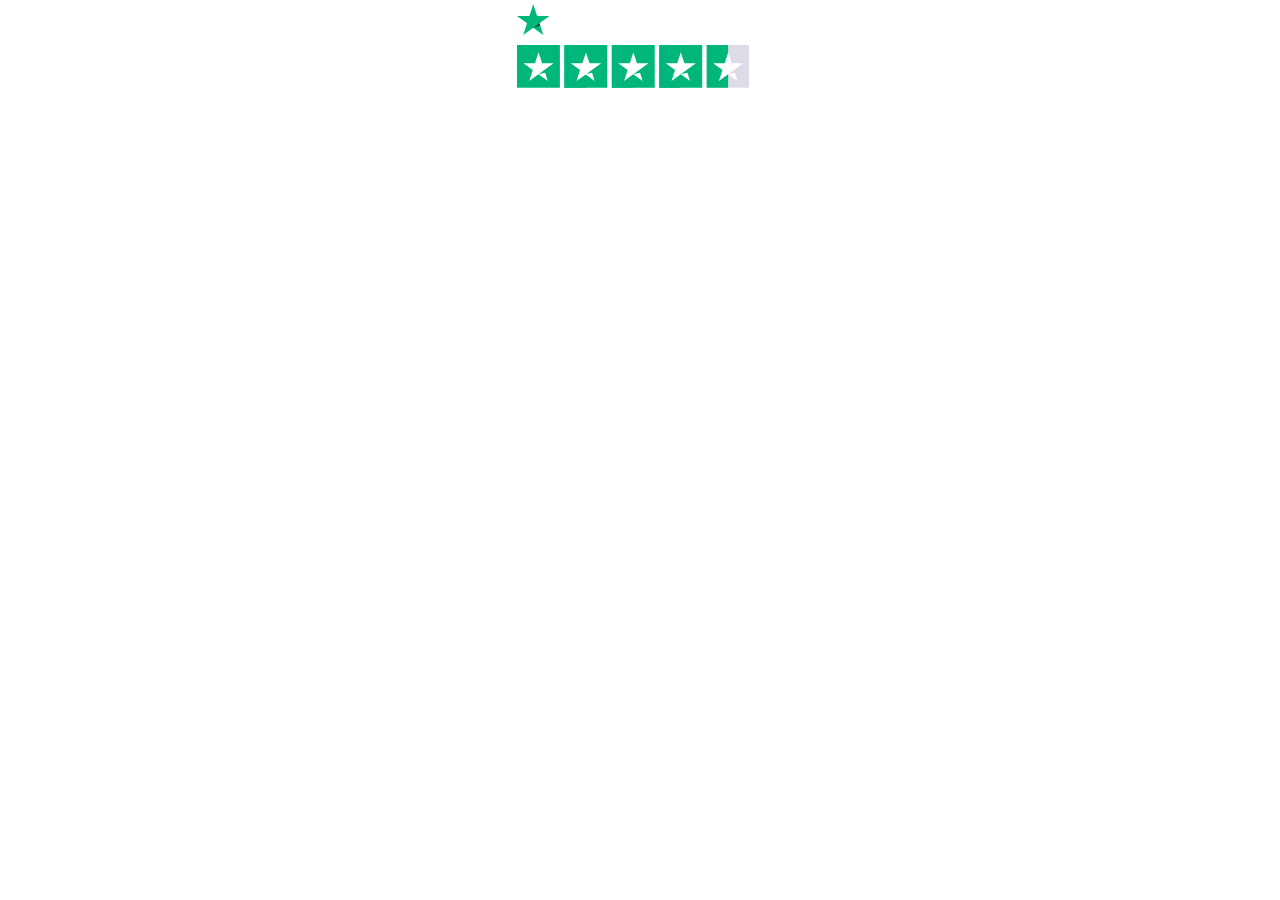
<file: img/Achetez vos jeux vidéo moins cher sur PC et consoles - Instant Gaming_files/index(1).html>
<!DOCTYPE html>
<!-- saved from url=(0194)https://widget.trustpilot.com/trustboxes/53aa8807dec7e10d38f59f32/index.html?templateId=53aa8807dec7e10d38f59f32&businessunitId=512bc117000064000522ed10#locale=fr-FR&theme=dark&fontFamily=Barlow -->
<html lang="fr-FR"><head><meta http-equiv="Content-Type" content="text/html; charset=UTF-8">
    <title id="tp-widget-title">Widget personnalisé Trustpilot</title>
    
    <meta name="robots" content="noindex">
    <style>
html,body,div,span,applet,object,iframe,h1,h2,h3,h4,h5,h6,p,blockquote,pre,a,abbr,acronym,address,big,cite,code,del,dfn,em,img,ins,kbd,q,s,samp,small,strike,strong,sub,sup,tt,var,b,u,i,center,dl,dt,dd,ol,ul,li,fieldset,form,label,legend,table,caption,tbody,tfoot,thead,tr,th,td,article,aside,canvas,details,embed,figure,figcaption,footer,header,hgroup,menu,nav,output,ruby,section,summary,time,mark,audio,video{border:0;font:inherit;font-size:100%;margin:0;padding:0;vertical-align:baseline}article,aside,details,figcaption,figure,footer,header,hgroup,menu,nav,section{display:block}body{line-height:1}ol,ul{list-style:none}blockquote,q{quotes:none}blockquote::before,blockquote::after,q::before,q::after{content:"";content:none}table{border-collapse:collapse;border-spacing:0}body{font-family:"Helvetica Neue","Helvetica","Arial","sans-serif";font-size:12px}b,strong{font-weight:700}.bold-underline{font-family:"Helvetica Neue","Helvetica","Arial","sans-serif";font-weight:500}@media all and (-ms-high-contrast: none),(-ms-high-contrast: active){.bold-underline{font-weight:600}}*,::after,::before{box-sizing:border-box}.hidden{display:none}.tp-widget-loader,.tp-widget-fallback{left:50%;position:absolute;top:50%;transform:translate(-50%, -50%)}#fallback-logo{display:none}.no-svg #fallback-logo{display:inline-block}.tp-widget-wrapper{height:100%;margin:0 auto;max-width:750px;position:relative}@media screen and (min-width: 750px){.tp-widget-wrapper--fullwidth{max-width:100%}.tp-widget-wrapper--fullwidth .tp-widget-attributes-scores-wrapper{border-bottom:1px solid #d6d6d6;display:-ms-grid;display:grid;-ms-grid-columns:1fr 1fr;grid-template-columns:1fr 1fr;grid-gap:16px}.tp-widget-wrapper--fullwidth .tp-widget-attributes-scores-wrapper .tp-widget-scores,.tp-widget-wrapper--fullwidth .tp-widget-attributes-scores-wrapper .tp-widget-attributes{border-bottom:none}.tp-widget-wrapper--fullwidth .tp-widget-attributes-scores-wrapper .tp-widget-scores{-ms-grid-row:1;grid-row:1}}.tp-stars .tp-star__canvas,.tp-stars .tp-star__canvas--half{fill:#dcdce6}.tp-stars .tp-star__shape{fill:#fff}.tp-stars--1 .tp-star:nth-of-type(-n + 1) .tp-star__canvas,.tp-stars--1 .tp-star:nth-of-type(-n + 1) .tp-star__canvas--half{fill:#ff3722}.tp-stars--2 .tp-star:nth-of-type(-n + 2) .tp-star__canvas,.tp-stars--2 .tp-star:nth-of-type(-n + 2) .tp-star__canvas--half{fill:#ff8622}.tp-stars--3 .tp-star:nth-of-type(-n + 3) .tp-star__canvas,.tp-stars--3 .tp-star:nth-of-type(-n + 3) .tp-star__canvas--half{fill:#ffce00}.tp-stars--4 .tp-star:nth-of-type(-n + 4) .tp-star__canvas,.tp-stars--4 .tp-star:nth-of-type(-n + 4) .tp-star__canvas--half{fill:#73cf11}.tp-stars--5 .tp-star:nth-of-type(-n + 5) .tp-star__canvas,.tp-stars--5 .tp-star:nth-of-type(-n + 5) .tp-star__canvas--half{fill:#00b67a}.tp-stars--1--half .tp-star:nth-of-type(-n + 2) .tp-star__canvas--half{fill:#ff3722}.tp-stars--2--half .tp-star:nth-of-type(-n + 3) .tp-star__canvas--half{fill:#ff8622}.tp-stars--3--half .tp-star:nth-of-type(-n + 4) .tp-star__canvas--half{fill:#ffce00}.tp-stars--4--half .tp-star:nth-of-type(-n + 4) .tp-star__canvas,.tp-stars--4--half .tp-star:nth-of-type(-n + 4) .tp-star__canvas--half{fill:#00b67a}.tp-stars--4--half .tp-star:nth-of-type(-n + 5) .tp-star__canvas--half{fill:#00b67a}.tp-widget-loader,.tp-widget-fallback{max-width:50%;text-align:center;width:400vh}.tp-widget-loader svg,.tp-widget-fallback svg{width:100%}@media screen and (min-width: 400px){.tp-widget-loader,.tp-widget-fallback{max-width:200px}}.tp-widget-loader--loaded{opacity:0}.bold-underline{border-bottom:1px solid rgba(25,25,25,.6)}.bold-underline:hover{border-color:#191919}.dark{color:#fff}.dark a{color:#fff}.dark .bold-underline:not(.bold-underline--single-theme){border-color:rgba(255,255,255,.6)}.dark .bold-underline:not(.bold-underline--single-theme):hover{border-color:#fff}.dark .tp-logo__text{fill:#fff}.dark .tp-widget-loader .tp-logo__text{fill:#191919}.sr-only:not(:focus):not(:active){clip:rect(0 0 0 0);-webkit-clip-path:inset(50%);clip-path:inset(50%);height:1px;overflow:hidden;position:absolute;white-space:nowrap;width:1px}html{height:100%;overflow:hidden}body{color:#191919;height:100%;line-height:1;min-width:100%;overflow:hidden;width:1px}img{border:0}svg{display:block;width:100%}a{color:#191919;text-decoration:none}.tp-widget-wrapper{max-width:255px}.tp-widget-wrapper--placeholder{display:none}.tp-widget-wrapper :focus{outline-offset:-2px}.tp-widget-profile-link{display:block;padding:4px}.tp-widget-logo{display:block;margin:0 0 8px;width:55%}.tp-widget-stars{display:block;margin:0 0 8px;width:94%}.tp-widget-businessinfo{font-size:11px;line-height:1.2;display:block}.tp-widget-businessinfo__trustscore,.tp-widget-businessinfo__total{text-transform:none;display:inline-block}@media screen and (min-width: 200px){.tp-widget-logo{max-width:140.25px}.tp-widget-businessinfo{font-size:14px;max-width:255px}}@media screen and (min-width: 235px){.tp-widget-businessinfo__trustscore,.tp-widget-businessinfo__total{display:inline-block;vertical-align:middle}.tp-widget-businessinfo__trustscore::after{content:"|";margin:0 2px}}
</style>
  <link rel="stylesheet" href="./barlow.css"><style>
    * {
      font-family: inherit !important;
    }
    body {
      font-family: "Barlow", sans-serif !important;
    }
    </style></head>
  <body class="dark">
    <!-- Widget Loader -->
    <div id="tp-widget-loader" class="tp-widget-loader tp-stars tp-stars--5 tp-widget-loader--loaded"></div>
    <div id="tp-widget-wrapper" class="tp-widget-wrapper visible">
      <a id="profile-link" class="tp-widget-profile-link" target="_blank" href="https://fr.trustpilot.com/review/instant-gaming.com?utm_medium=trustbox&amp;utm_source=Mini">
        <!-- Logo -->
        <span id="tp-widget-logo" class="tp-widget-logo"><div class="">
    <div style="position: relative; height: 0; width: 100%; padding: 0; padding-bottom: 24.6031746031746%;">
      
    <svg role="img" viewBox="0 0 126 31" aria-labelledby="trustpilotLogo-71u0odh260g" width="126" height="31" xmlns="http://www.w3.org/2000/svg" style="position: absolute; height: 100%; width: 100%; left: 0; top: 0;">
      <title id="trustpilotLogo-71u0odh260g">Trustpilot</title>
      <path class="tp-logo__text" d="M33.074774 11.07005H45.81806v2.364196h-5.010656v13.290316h-2.755306V13.434246h-4.988435V11.07005h.01111zm12.198892 4.319629h2.355341v2.187433h.04444c.077771-.309334.222203-.60762.433295-.894859.211092-.287239.466624-.56343.766597-.79543.299972-.243048.633276-.430858.999909-.585525.366633-.14362.744377-.220953 1.12212-.220953.288863 0 .499955.011047.611056.022095.1111.011048.222202.033143.344413.04419v2.408387c-.177762-.033143-.355523-.055238-.544395-.077333-.188872-.022096-.366633-.033143-.544395-.033143-.422184 0-.822148.08838-1.199891.254096-.377744.165714-.699936.41981-.977689.740192-.277753.331429-.499955.729144-.666606 1.21524-.166652.486097-.244422 1.03848-.244422 1.668195v5.39125h-2.510883V15.38968h.01111zm18.220567 11.334883H61.02779v-1.579813h-.04444c-.311083.574477-.766597 1.02743-1.377653 1.369908-.611055.342477-1.233221.51924-1.866497.51924-1.499864 0-2.588654-.364573-3.25526-1.104765-.666606-.740193-.999909-1.856005-.999909-3.347437V15.38968h2.510883v6.948968c0 .994288.188872 1.701337.577725 2.1101.377744.408763.922139.618668 1.610965.618668.533285 0 .96658-.077333 1.322102-.243048.355524-.165714.644386-.37562.855478-.65181.222202-.265144.377744-.596574.477735-.972194.09999-.37562.144431-.784382.144431-1.226288v-6.573349h2.510883v11.323836zm4.27739-3.634675c.07777.729144.355522 1.237336.833257 1.535623.488844.287238 1.06657.441905 1.744286.441905.233312 0 .499954-.022095.799927-.055238.299973-.033143.588836-.110476.844368-.209905.266642-.099429.477734-.254096.655496-.452954.166652-.198857.244422-.452953.233312-.773335-.01111-.320381-.133321-.585525-.355523-.784382-.222202-.209906-.499955-.364573-.844368-.497144-.344413-.121525-.733267-.232-1.17767-.320382-.444405-.088381-.888809-.18781-1.344323-.287239-.466624-.099429-.922138-.232-1.355432-.37562-.433294-.14362-.822148-.342477-1.166561-.596573-.344413-.243048-.622166-.56343-.822148-.950097-.211092-.386668-.311083-.861716-.311083-1.436194 0-.618668.155542-1.12686.455515-1.54667.299972-.41981.688826-.75124 1.14434-1.005336.466624-.254095.97769-.430858 1.544304-.541334.566615-.099429 1.11101-.154667 1.622075-.154667.588836 0 1.15545.066286 1.688736.18781.533285.121524 1.02213.320381 1.455423.60762.433294.276191.788817.640764 1.07768 1.08267.288863.441905.466624.98324.544395 1.612955h-2.621984c-.122211-.596572-.388854-1.005335-.822148-1.204193-.433294-.209905-.933248-.309334-1.488753-.309334-.177762 0-.388854.011048-.633276.04419-.244422.033144-.466624.088382-.688826.165715-.211092.077334-.388854.198858-.544395.353525-.144432.154667-.222203.353525-.222203.60762 0 .309335.111101.552383.322193.740193.211092.18781.488845.342477.833258.475048.344413.121524.733267.232 1.177671.320382.444404.088381.899918.18781 1.366542.287239.455515.099429.899919.232 1.344323.37562.444404.14362.833257.342477 1.17767.596573.344414.254095.622166.56343.833258.93905.211092.37562.322193.850668.322193 1.40305 0 .673906-.155541 1.237336-.466624 1.712385-.311083.464001-.711047.850669-1.199891 1.137907-.488845.28724-1.04435.508192-1.644295.640764-.599946.132572-1.199891.198857-1.788727.198857-.722156 0-1.388762-.077333-1.999818-.243048-.611056-.165714-1.14434-.408763-1.588745-.729144-.444404-.33143-.799927-.740192-1.05546-1.226289-.255532-.486096-.388853-1.071621-.411073-1.745528h2.533103v-.022095zm8.288135-7.700208h1.899828v-3.402675h2.510883v3.402675h2.26646v1.867052h-2.26646v6.054109c0 .265143.01111.486096.03333.684954.02222.18781.07777.353524.155542.486096.07777.132572.199981.232.366633.298287.166651.066285.377743.099428.666606.099428.177762 0 .355523 0 .533285-.011047.177762-.011048.355523-.033143.533285-.077334v1.933338c-.277753.033143-.555505.055238-.811038.088381-.266642.033143-.533285.04419-.811037.04419-.666606 0-1.199891-.066285-1.599855-.18781-.399963-.121523-.722156-.309333-.944358-.552381-.233313-.243049-.377744-.541335-.466625-.905907-.07777-.364573-.13332-.784383-.144431-1.248384v-6.683825h-1.899827v-1.889147h-.02222zm8.454788 0h2.377562V16.9253h.04444c.355523-.662858.844368-1.12686 1.477644-1.414098.633276-.287239 1.310992-.430858 2.055369-.430858.899918 0 1.677625.154667 2.344231.475048.666606.309335 1.222111.740193 1.666515 1.292575.444405.552382.766597 1.193145.9888 1.92229.222202.729145.333303 1.513527.333303 2.3421 0 .762288-.099991 1.50248-.299973 2.20953-.199982.718096-.499955 1.347812-.899918 1.900194-.399964.552383-.911029.98324-1.533194 1.31467-.622166.33143-1.344323.497144-2.18869.497144-.366634 0-.733267-.033143-1.0999-.099429-.366634-.066286-.722157-.176762-1.05546-.320381-.333303-.14362-.655496-.33143-.933249-.56343-.288863-.232-.522175-.497144-.722157-.79543h-.04444v5.656393h-2.510883V15.38968zm8.77698 5.67849c0-.508193-.06666-1.005337-.199981-1.491433-.133321-.486096-.333303-.905907-.599946-1.281527-.266642-.37562-.599945-.673906-.988799-.894859-.399963-.220953-.855478-.342477-1.366542-.342477-1.05546 0-1.855387.364572-2.388672 1.093717-.533285.729144-.799928 1.701337-.799928 2.916578 0 .574478.066661 1.104764.211092 1.59086.144432.486097.344414.905908.633276 1.259432.277753.353525.611056.629716.99991.828574.388853.209905.844367.309334 1.355432.309334.577725 0 1.05546-.121524 1.455423-.353525.399964-.232.722157-.541335.97769-.905907.255531-.37562.444403-.79543.555504-1.270479.099991-.475049.155542-.961145.155542-1.458289zm4.432931-9.99812h2.510883v2.364197h-2.510883V11.07005zm0 4.31963h2.510883v11.334883h-2.510883V15.389679zm4.755124-4.31963h2.510883v15.654513h-2.510883V11.07005zm10.210184 15.963847c-.911029 0-1.722066-.154667-2.433113-.452953-.711046-.298287-1.310992-.718097-1.810946-1.237337-.488845-.530287-.866588-1.160002-1.12212-1.889147-.255533-.729144-.388854-1.535622-.388854-2.408386 0-.861716.133321-1.657147.388853-2.386291.255533-.729145.633276-1.35886 1.12212-1.889148.488845-.530287 1.0999-.93905 1.810947-1.237336.711047-.298286 1.522084-.452953 2.433113-.452953.911028 0 1.722066.154667 2.433112.452953.711047.298287 1.310992.718097 1.810947 1.237336.488844.530287.866588 1.160003 1.12212 1.889148.255532.729144.388854 1.524575.388854 2.38629 0 .872765-.133322 1.679243-.388854 2.408387-.255532.729145-.633276 1.35886-1.12212 1.889147-.488845.530287-1.0999.93905-1.810947 1.237337-.711046.298286-1.522084.452953-2.433112.452953zm0-1.977528c.555505 0 1.04435-.121524 1.455423-.353525.411074-.232.744377-.541335 1.01102-.916954.266642-.37562.455513-.806478.588835-1.281527.12221-.475049.188872-.961145.188872-1.45829 0-.486096-.066661-.961144-.188872-1.44724-.122211-.486097-.322193-.905907-.588836-1.281527-.266642-.37562-.599945-.673907-1.011019-.905907-.411074-.232-.899918-.353525-1.455423-.353525-.555505 0-1.04435.121524-1.455424.353525-.411073.232-.744376.541334-1.011019.905907-.266642.37562-.455514.79543-.588835 1.281526-.122211.486097-.188872.961145-.188872 1.447242 0 .497144.06666.98324.188872 1.458289.12221.475049.322193.905907.588835 1.281527.266643.37562.599946.684954 1.01102.916954.411073.243048.899918.353525 1.455423.353525zm6.4883-9.66669h1.899827v-3.402674h2.510883v3.402675h2.26646v1.867052h-2.26646v6.054109c0 .265143.01111.486096.03333.684954.02222.18781.07777.353524.155541.486096.077771.132572.199982.232.366634.298287.166651.066285.377743.099428.666606.099428.177762 0 .355523 0 .533285-.011047.177762-.011048.355523-.033143.533285-.077334v1.933338c-.277753.033143-.555505.055238-.811038.088381-.266642.033143-.533285.04419-.811037.04419-.666606 0-1.199891-.066285-1.599855-.18781-.399963-.121523-.722156-.309333-.944358-.552381-.233313-.243049-.377744-.541335-.466625-.905907-.07777-.364573-.133321-.784383-.144431-1.248384v-6.683825h-1.899827v-1.889147h-.02222z" fill="#191919"></path>
      <path class="tp-logo__star" fill="#00B67A" d="M30.141707 11.07005H18.63164L15.076408.177071l-3.566342 10.892977L0 11.059002l9.321376 6.739063-3.566343 10.88193 9.321375-6.728016 9.310266 6.728016-3.555233-10.88193 9.310266-6.728016z"></path>
      <path class="tp-logo__star-notch" fill="#005128" d="M21.631369 20.26169l-.799928-2.463625-5.755033 4.153914z"></path>
    </svg>
  
    </div>
  </div></span>
        <!-- Stars -->
        <span class="tp-widget-stars" id="tp-widget-stars"><div class=""><div class="tp-stars tp-stars--4 tp-stars--4--half">
    <div style="position: relative; height: 0; width: 100%; padding: 0; padding-bottom: 18.326693227091635%;">
      
    <svg role="img" viewBox="0 0 251 46" xmlns="http://www.w3.org/2000/svg" style="position: absolute; height: 100%; width: 100%; left: 0; top: 0;">
      <title id="starRating-pvk3xsrp5nd" lang="fr-FR">4.7 sur 5 étoiles sur Trustpilot</title>
      <g class="tp-star">
          <path class="tp-star__canvas" fill="#dcdce6" d="M0 46.330002h46.375586V0H0z"></path>
          <path class="tp-star__shape" d="M39.533936 19.711433L13.230239 38.80065l3.838216-11.797827L7.02115 19.711433h12.418975l3.837417-11.798624 3.837418 11.798624h12.418975zM23.2785 31.510075l7.183595-1.509576 2.862114 8.800152L23.2785 31.510075z" fill="#FFF"></path>
      </g>
      <g class="tp-star">
          <path class="tp-star__canvas" fill="#dcdce6" d="M51.24816 46.330002h46.375587V0H51.248161z"></path>
          <path class="tp-star__canvas--half" fill="#dcdce6" d="M51.24816 46.330002h23.187793V0H51.248161z"></path>
          <path class="tp-star__shape" d="M74.990978 31.32991L81.150908 30 84 39l-9.660206-7.202786L64.30279 39l3.895636-11.840666L58 19.841466h12.605577L74.499595 8l3.895637 11.841466H91L74.990978 31.329909z" fill="#FFF"></path>
      </g>
      <g class="tp-star">
          <path class="tp-star__canvas" fill="#dcdce6" d="M102.532209 46.330002h46.375586V0h-46.375586z"></path>
          <path class="tp-star__canvas--half" fill="#dcdce6" d="M102.532209 46.330002h23.187793V0h-23.187793z"></path>
          <path class="tp-star__shape" d="M142.066994 19.711433L115.763298 38.80065l3.838215-11.797827-10.047304-7.291391h12.418975l3.837418-11.798624 3.837417 11.798624h12.418975zM125.81156 31.510075l7.183595-1.509576 2.862113 8.800152-10.045708-7.290576z" fill="#FFF"></path>
      </g>
      <g class="tp-star">
          <path class="tp-star__canvas" fill="#dcdce6" d="M153.815458 46.330002h46.375586V0h-46.375586z"></path>
          <path class="tp-star__canvas--half" fill="#dcdce6" d="M153.815458 46.330002h23.187793V0h-23.187793z"></path>
          <path class="tp-star__shape" d="M193.348355 19.711433L167.045457 38.80065l3.837417-11.797827-10.047303-7.291391h12.418974l3.837418-11.798624 3.837418 11.798624h12.418974zM177.09292 31.510075l7.183595-1.509576 2.862114 8.800152-10.045709-7.290576z" fill="#FFF"></path>
      </g>
      <g class="tp-star">
          <path class="tp-star__canvas" fill="#dcdce6" d="M205.064416 46.330002h46.375587V0h-46.375587z"></path>
          <path class="tp-star__canvas--half" fill="#dcdce6" d="M205.064416 46.330002h23.187793V0h-23.187793z"></path>
          <path class="tp-star__shape" d="M244.597022 19.711433l-26.3029 19.089218 3.837419-11.797827-10.047304-7.291391h12.418974l3.837418-11.798624 3.837418 11.798624h12.418975zm-16.255436 11.798642l7.183595-1.509576 2.862114 8.800152-10.045709-7.290576z" fill="#FFF"></path>
      </g>
    </svg>
  
    </div>
  </div></div></span>
        <!-- Business Info -->
        <span id="reviews-summary" class="tp-widget-businessinfo">
          <span aria-hidden="true" class="tp-widget-businessinfo__trustscore">TrustScore <strong id="trust-score">4.7</strong> </span>
          <span class="tp-widget-businessinfo__total"><strong id="businessEntity-numberOfReviews-total">739 011</strong> <span id="translations-reviews">avis</span></span>
        </span>
      </a>
    </div>

    <!-- Error Fallback -->
    
    <script src="./main.js.télécharger" async="" defer=""></script>
  

</body></html>
</file>
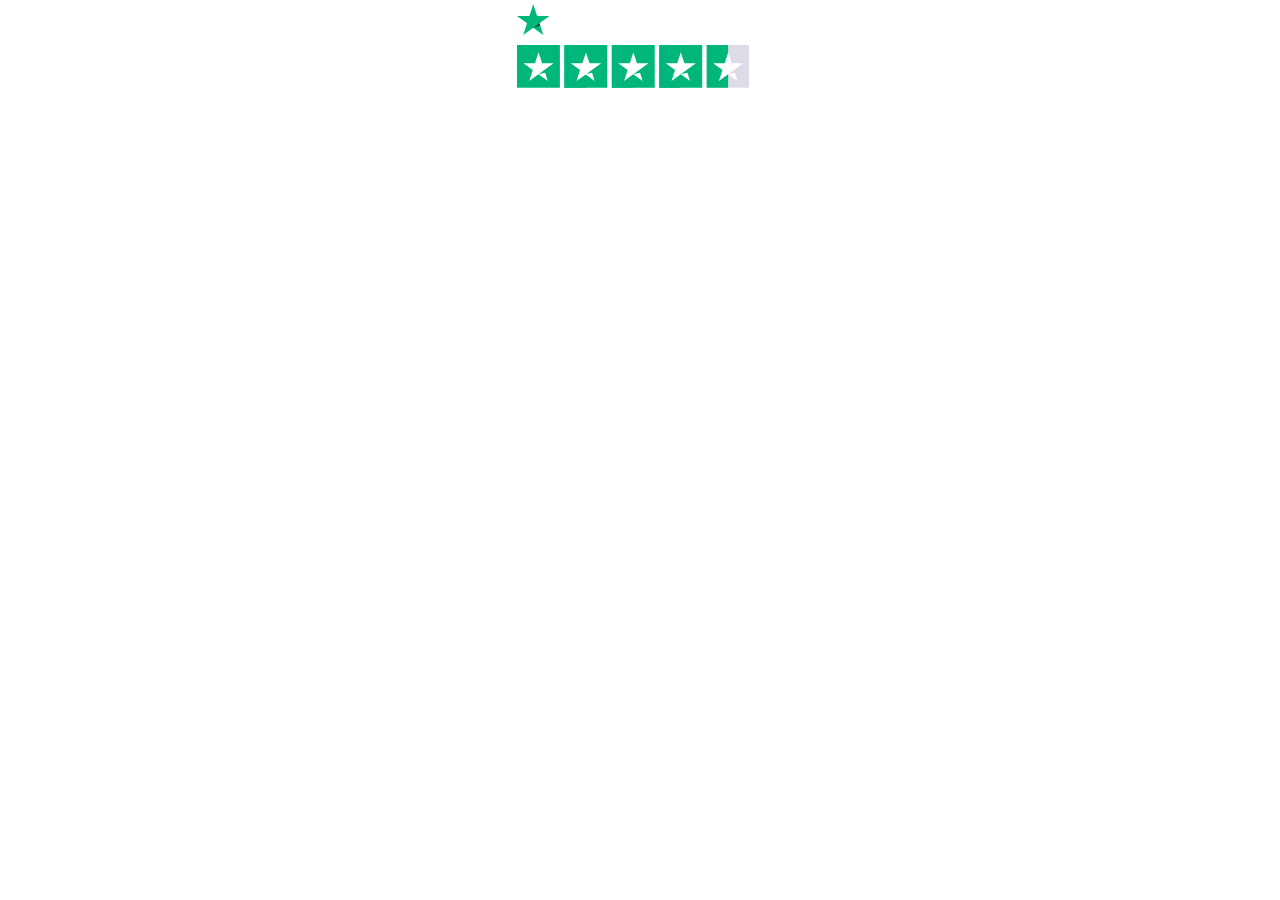
<file: img/Achetez vos jeux vidéo moins cher sur PC et consoles - Instant Gaming_files/index(2).html>
<!DOCTYPE html>
<!-- saved from url=(0194)https://widget.trustpilot.com/trustboxes/53aa8807dec7e10d38f59f32/index.html?templateId=53aa8807dec7e10d38f59f32&businessunitId=512bc117000064000522ed10#locale=fr-FR&theme=dark&fontFamily=Barlow -->
<html lang="fr-FR"><head><meta http-equiv="Content-Type" content="text/html; charset=UTF-8">
    <title id="tp-widget-title">Widget personnalisé Trustpilot</title>
    
    <meta name="robots" content="noindex">
    <style>
html,body,div,span,applet,object,iframe,h1,h2,h3,h4,h5,h6,p,blockquote,pre,a,abbr,acronym,address,big,cite,code,del,dfn,em,img,ins,kbd,q,s,samp,small,strike,strong,sub,sup,tt,var,b,u,i,center,dl,dt,dd,ol,ul,li,fieldset,form,label,legend,table,caption,tbody,tfoot,thead,tr,th,td,article,aside,canvas,details,embed,figure,figcaption,footer,header,hgroup,menu,nav,output,ruby,section,summary,time,mark,audio,video{border:0;font:inherit;font-size:100%;margin:0;padding:0;vertical-align:baseline}article,aside,details,figcaption,figure,footer,header,hgroup,menu,nav,section{display:block}body{line-height:1}ol,ul{list-style:none}blockquote,q{quotes:none}blockquote::before,blockquote::after,q::before,q::after{content:"";content:none}table{border-collapse:collapse;border-spacing:0}body{font-family:"Helvetica Neue","Helvetica","Arial","sans-serif";font-size:12px}b,strong{font-weight:700}.bold-underline{font-family:"Helvetica Neue","Helvetica","Arial","sans-serif";font-weight:500}@media all and (-ms-high-contrast: none),(-ms-high-contrast: active){.bold-underline{font-weight:600}}*,::after,::before{box-sizing:border-box}.hidden{display:none}.tp-widget-loader,.tp-widget-fallback{left:50%;position:absolute;top:50%;transform:translate(-50%, -50%)}#fallback-logo{display:none}.no-svg #fallback-logo{display:inline-block}.tp-widget-wrapper{height:100%;margin:0 auto;max-width:750px;position:relative}@media screen and (min-width: 750px){.tp-widget-wrapper--fullwidth{max-width:100%}.tp-widget-wrapper--fullwidth .tp-widget-attributes-scores-wrapper{border-bottom:1px solid #d6d6d6;display:-ms-grid;display:grid;-ms-grid-columns:1fr 1fr;grid-template-columns:1fr 1fr;grid-gap:16px}.tp-widget-wrapper--fullwidth .tp-widget-attributes-scores-wrapper .tp-widget-scores,.tp-widget-wrapper--fullwidth .tp-widget-attributes-scores-wrapper .tp-widget-attributes{border-bottom:none}.tp-widget-wrapper--fullwidth .tp-widget-attributes-scores-wrapper .tp-widget-scores{-ms-grid-row:1;grid-row:1}}.tp-stars .tp-star__canvas,.tp-stars .tp-star__canvas--half{fill:#dcdce6}.tp-stars .tp-star__shape{fill:#fff}.tp-stars--1 .tp-star:nth-of-type(-n + 1) .tp-star__canvas,.tp-stars--1 .tp-star:nth-of-type(-n + 1) .tp-star__canvas--half{fill:#ff3722}.tp-stars--2 .tp-star:nth-of-type(-n + 2) .tp-star__canvas,.tp-stars--2 .tp-star:nth-of-type(-n + 2) .tp-star__canvas--half{fill:#ff8622}.tp-stars--3 .tp-star:nth-of-type(-n + 3) .tp-star__canvas,.tp-stars--3 .tp-star:nth-of-type(-n + 3) .tp-star__canvas--half{fill:#ffce00}.tp-stars--4 .tp-star:nth-of-type(-n + 4) .tp-star__canvas,.tp-stars--4 .tp-star:nth-of-type(-n + 4) .tp-star__canvas--half{fill:#73cf11}.tp-stars--5 .tp-star:nth-of-type(-n + 5) .tp-star__canvas,.tp-stars--5 .tp-star:nth-of-type(-n + 5) .tp-star__canvas--half{fill:#00b67a}.tp-stars--1--half .tp-star:nth-of-type(-n + 2) .tp-star__canvas--half{fill:#ff3722}.tp-stars--2--half .tp-star:nth-of-type(-n + 3) .tp-star__canvas--half{fill:#ff8622}.tp-stars--3--half .tp-star:nth-of-type(-n + 4) .tp-star__canvas--half{fill:#ffce00}.tp-stars--4--half .tp-star:nth-of-type(-n + 4) .tp-star__canvas,.tp-stars--4--half .tp-star:nth-of-type(-n + 4) .tp-star__canvas--half{fill:#00b67a}.tp-stars--4--half .tp-star:nth-of-type(-n + 5) .tp-star__canvas--half{fill:#00b67a}.tp-widget-loader,.tp-widget-fallback{max-width:50%;text-align:center;width:400vh}.tp-widget-loader svg,.tp-widget-fallback svg{width:100%}@media screen and (min-width: 400px){.tp-widget-loader,.tp-widget-fallback{max-width:200px}}.tp-widget-loader--loaded{opacity:0}.bold-underline{border-bottom:1px solid rgba(25,25,25,.6)}.bold-underline:hover{border-color:#191919}.dark{color:#fff}.dark a{color:#fff}.dark .bold-underline:not(.bold-underline--single-theme){border-color:rgba(255,255,255,.6)}.dark .bold-underline:not(.bold-underline--single-theme):hover{border-color:#fff}.dark .tp-logo__text{fill:#fff}.dark .tp-widget-loader .tp-logo__text{fill:#191919}.sr-only:not(:focus):not(:active){clip:rect(0 0 0 0);-webkit-clip-path:inset(50%);clip-path:inset(50%);height:1px;overflow:hidden;position:absolute;white-space:nowrap;width:1px}html{height:100%;overflow:hidden}body{color:#191919;height:100%;line-height:1;min-width:100%;overflow:hidden;width:1px}img{border:0}svg{display:block;width:100%}a{color:#191919;text-decoration:none}.tp-widget-wrapper{max-width:255px}.tp-widget-wrapper--placeholder{display:none}.tp-widget-wrapper :focus{outline-offset:-2px}.tp-widget-profile-link{display:block;padding:4px}.tp-widget-logo{display:block;margin:0 0 8px;width:55%}.tp-widget-stars{display:block;margin:0 0 8px;width:94%}.tp-widget-businessinfo{font-size:11px;line-height:1.2;display:block}.tp-widget-businessinfo__trustscore,.tp-widget-businessinfo__total{text-transform:none;display:inline-block}@media screen and (min-width: 200px){.tp-widget-logo{max-width:140.25px}.tp-widget-businessinfo{font-size:14px;max-width:255px}}@media screen and (min-width: 235px){.tp-widget-businessinfo__trustscore,.tp-widget-businessinfo__total{display:inline-block;vertical-align:middle}.tp-widget-businessinfo__trustscore::after{content:"|";margin:0 2px}}
</style>
  <link rel="stylesheet" href="./barlow.css"><style>
    * {
      font-family: inherit !important;
    }
    body {
      font-family: "Barlow", sans-serif !important;
    }
    </style></head>
  <body class="dark">
    <!-- Widget Loader -->
    <div id="tp-widget-loader" class="tp-widget-loader tp-stars tp-stars--5 tp-widget-loader--loaded"></div>
    <div id="tp-widget-wrapper" class="tp-widget-wrapper visible">
      <a id="profile-link" class="tp-widget-profile-link" target="_blank" href="https://fr.trustpilot.com/review/instant-gaming.com?utm_medium=trustbox&amp;utm_source=Mini">
        <!-- Logo -->
        <span id="tp-widget-logo" class="tp-widget-logo"><div class="">
    <div style="position: relative; height: 0; width: 100%; padding: 0; padding-bottom: 24.6031746031746%;">
      
    <svg role="img" viewBox="0 0 126 31" aria-labelledby="trustpilotLogo-6635warv2ym" width="126" height="31" xmlns="http://www.w3.org/2000/svg" style="position: absolute; height: 100%; width: 100%; left: 0; top: 0;">
      <title id="trustpilotLogo-6635warv2ym">Trustpilot</title>
      <path class="tp-logo__text" d="M33.074774 11.07005H45.81806v2.364196h-5.010656v13.290316h-2.755306V13.434246h-4.988435V11.07005h.01111zm12.198892 4.319629h2.355341v2.187433h.04444c.077771-.309334.222203-.60762.433295-.894859.211092-.287239.466624-.56343.766597-.79543.299972-.243048.633276-.430858.999909-.585525.366633-.14362.744377-.220953 1.12212-.220953.288863 0 .499955.011047.611056.022095.1111.011048.222202.033143.344413.04419v2.408387c-.177762-.033143-.355523-.055238-.544395-.077333-.188872-.022096-.366633-.033143-.544395-.033143-.422184 0-.822148.08838-1.199891.254096-.377744.165714-.699936.41981-.977689.740192-.277753.331429-.499955.729144-.666606 1.21524-.166652.486097-.244422 1.03848-.244422 1.668195v5.39125h-2.510883V15.38968h.01111zm18.220567 11.334883H61.02779v-1.579813h-.04444c-.311083.574477-.766597 1.02743-1.377653 1.369908-.611055.342477-1.233221.51924-1.866497.51924-1.499864 0-2.588654-.364573-3.25526-1.104765-.666606-.740193-.999909-1.856005-.999909-3.347437V15.38968h2.510883v6.948968c0 .994288.188872 1.701337.577725 2.1101.377744.408763.922139.618668 1.610965.618668.533285 0 .96658-.077333 1.322102-.243048.355524-.165714.644386-.37562.855478-.65181.222202-.265144.377744-.596574.477735-.972194.09999-.37562.144431-.784382.144431-1.226288v-6.573349h2.510883v11.323836zm4.27739-3.634675c.07777.729144.355522 1.237336.833257 1.535623.488844.287238 1.06657.441905 1.744286.441905.233312 0 .499954-.022095.799927-.055238.299973-.033143.588836-.110476.844368-.209905.266642-.099429.477734-.254096.655496-.452954.166652-.198857.244422-.452953.233312-.773335-.01111-.320381-.133321-.585525-.355523-.784382-.222202-.209906-.499955-.364573-.844368-.497144-.344413-.121525-.733267-.232-1.17767-.320382-.444405-.088381-.888809-.18781-1.344323-.287239-.466624-.099429-.922138-.232-1.355432-.37562-.433294-.14362-.822148-.342477-1.166561-.596573-.344413-.243048-.622166-.56343-.822148-.950097-.211092-.386668-.311083-.861716-.311083-1.436194 0-.618668.155542-1.12686.455515-1.54667.299972-.41981.688826-.75124 1.14434-1.005336.466624-.254095.97769-.430858 1.544304-.541334.566615-.099429 1.11101-.154667 1.622075-.154667.588836 0 1.15545.066286 1.688736.18781.533285.121524 1.02213.320381 1.455423.60762.433294.276191.788817.640764 1.07768 1.08267.288863.441905.466624.98324.544395 1.612955h-2.621984c-.122211-.596572-.388854-1.005335-.822148-1.204193-.433294-.209905-.933248-.309334-1.488753-.309334-.177762 0-.388854.011048-.633276.04419-.244422.033144-.466624.088382-.688826.165715-.211092.077334-.388854.198858-.544395.353525-.144432.154667-.222203.353525-.222203.60762 0 .309335.111101.552383.322193.740193.211092.18781.488845.342477.833258.475048.344413.121524.733267.232 1.177671.320382.444404.088381.899918.18781 1.366542.287239.455515.099429.899919.232 1.344323.37562.444404.14362.833257.342477 1.17767.596573.344414.254095.622166.56343.833258.93905.211092.37562.322193.850668.322193 1.40305 0 .673906-.155541 1.237336-.466624 1.712385-.311083.464001-.711047.850669-1.199891 1.137907-.488845.28724-1.04435.508192-1.644295.640764-.599946.132572-1.199891.198857-1.788727.198857-.722156 0-1.388762-.077333-1.999818-.243048-.611056-.165714-1.14434-.408763-1.588745-.729144-.444404-.33143-.799927-.740192-1.05546-1.226289-.255532-.486096-.388853-1.071621-.411073-1.745528h2.533103v-.022095zm8.288135-7.700208h1.899828v-3.402675h2.510883v3.402675h2.26646v1.867052h-2.26646v6.054109c0 .265143.01111.486096.03333.684954.02222.18781.07777.353524.155542.486096.07777.132572.199981.232.366633.298287.166651.066285.377743.099428.666606.099428.177762 0 .355523 0 .533285-.011047.177762-.011048.355523-.033143.533285-.077334v1.933338c-.277753.033143-.555505.055238-.811038.088381-.266642.033143-.533285.04419-.811037.04419-.666606 0-1.199891-.066285-1.599855-.18781-.399963-.121523-.722156-.309333-.944358-.552381-.233313-.243049-.377744-.541335-.466625-.905907-.07777-.364573-.13332-.784383-.144431-1.248384v-6.683825h-1.899827v-1.889147h-.02222zm8.454788 0h2.377562V16.9253h.04444c.355523-.662858.844368-1.12686 1.477644-1.414098.633276-.287239 1.310992-.430858 2.055369-.430858.899918 0 1.677625.154667 2.344231.475048.666606.309335 1.222111.740193 1.666515 1.292575.444405.552382.766597 1.193145.9888 1.92229.222202.729145.333303 1.513527.333303 2.3421 0 .762288-.099991 1.50248-.299973 2.20953-.199982.718096-.499955 1.347812-.899918 1.900194-.399964.552383-.911029.98324-1.533194 1.31467-.622166.33143-1.344323.497144-2.18869.497144-.366634 0-.733267-.033143-1.0999-.099429-.366634-.066286-.722157-.176762-1.05546-.320381-.333303-.14362-.655496-.33143-.933249-.56343-.288863-.232-.522175-.497144-.722157-.79543h-.04444v5.656393h-2.510883V15.38968zm8.77698 5.67849c0-.508193-.06666-1.005337-.199981-1.491433-.133321-.486096-.333303-.905907-.599946-1.281527-.266642-.37562-.599945-.673906-.988799-.894859-.399963-.220953-.855478-.342477-1.366542-.342477-1.05546 0-1.855387.364572-2.388672 1.093717-.533285.729144-.799928 1.701337-.799928 2.916578 0 .574478.066661 1.104764.211092 1.59086.144432.486097.344414.905908.633276 1.259432.277753.353525.611056.629716.99991.828574.388853.209905.844367.309334 1.355432.309334.577725 0 1.05546-.121524 1.455423-.353525.399964-.232.722157-.541335.97769-.905907.255531-.37562.444403-.79543.555504-1.270479.099991-.475049.155542-.961145.155542-1.458289zm4.432931-9.99812h2.510883v2.364197h-2.510883V11.07005zm0 4.31963h2.510883v11.334883h-2.510883V15.389679zm4.755124-4.31963h2.510883v15.654513h-2.510883V11.07005zm10.210184 15.963847c-.911029 0-1.722066-.154667-2.433113-.452953-.711046-.298287-1.310992-.718097-1.810946-1.237337-.488845-.530287-.866588-1.160002-1.12212-1.889147-.255533-.729144-.388854-1.535622-.388854-2.408386 0-.861716.133321-1.657147.388853-2.386291.255533-.729145.633276-1.35886 1.12212-1.889148.488845-.530287 1.0999-.93905 1.810947-1.237336.711047-.298286 1.522084-.452953 2.433113-.452953.911028 0 1.722066.154667 2.433112.452953.711047.298287 1.310992.718097 1.810947 1.237336.488844.530287.866588 1.160003 1.12212 1.889148.255532.729144.388854 1.524575.388854 2.38629 0 .872765-.133322 1.679243-.388854 2.408387-.255532.729145-.633276 1.35886-1.12212 1.889147-.488845.530287-1.0999.93905-1.810947 1.237337-.711046.298286-1.522084.452953-2.433112.452953zm0-1.977528c.555505 0 1.04435-.121524 1.455423-.353525.411074-.232.744377-.541335 1.01102-.916954.266642-.37562.455513-.806478.588835-1.281527.12221-.475049.188872-.961145.188872-1.45829 0-.486096-.066661-.961144-.188872-1.44724-.122211-.486097-.322193-.905907-.588836-1.281527-.266642-.37562-.599945-.673907-1.011019-.905907-.411074-.232-.899918-.353525-1.455423-.353525-.555505 0-1.04435.121524-1.455424.353525-.411073.232-.744376.541334-1.011019.905907-.266642.37562-.455514.79543-.588835 1.281526-.122211.486097-.188872.961145-.188872 1.447242 0 .497144.06666.98324.188872 1.458289.12221.475049.322193.905907.588835 1.281527.266643.37562.599946.684954 1.01102.916954.411073.243048.899918.353525 1.455423.353525zm6.4883-9.66669h1.899827v-3.402674h2.510883v3.402675h2.26646v1.867052h-2.26646v6.054109c0 .265143.01111.486096.03333.684954.02222.18781.07777.353524.155541.486096.077771.132572.199982.232.366634.298287.166651.066285.377743.099428.666606.099428.177762 0 .355523 0 .533285-.011047.177762-.011048.355523-.033143.533285-.077334v1.933338c-.277753.033143-.555505.055238-.811038.088381-.266642.033143-.533285.04419-.811037.04419-.666606 0-1.199891-.066285-1.599855-.18781-.399963-.121523-.722156-.309333-.944358-.552381-.233313-.243049-.377744-.541335-.466625-.905907-.07777-.364573-.133321-.784383-.144431-1.248384v-6.683825h-1.899827v-1.889147h-.02222z" fill="#191919"></path>
      <path class="tp-logo__star" fill="#00B67A" d="M30.141707 11.07005H18.63164L15.076408.177071l-3.566342 10.892977L0 11.059002l9.321376 6.739063-3.566343 10.88193 9.321375-6.728016 9.310266 6.728016-3.555233-10.88193 9.310266-6.728016z"></path>
      <path class="tp-logo__star-notch" fill="#005128" d="M21.631369 20.26169l-.799928-2.463625-5.755033 4.153914z"></path>
    </svg>
  
    </div>
  </div></span>
        <!-- Stars -->
        <span class="tp-widget-stars" id="tp-widget-stars"><div class=""><div class="tp-stars tp-stars--4 tp-stars--4--half">
    <div style="position: relative; height: 0; width: 100%; padding: 0; padding-bottom: 18.326693227091635%;">
      
    <svg role="img" viewBox="0 0 251 46" xmlns="http://www.w3.org/2000/svg" style="position: absolute; height: 100%; width: 100%; left: 0; top: 0;">
      <title id="starRating-g0vs4axvg6q" lang="fr-FR">4.7 sur 5 étoiles sur Trustpilot</title>
      <g class="tp-star">
          <path class="tp-star__canvas" fill="#dcdce6" d="M0 46.330002h46.375586V0H0z"></path>
          <path class="tp-star__shape" d="M39.533936 19.711433L13.230239 38.80065l3.838216-11.797827L7.02115 19.711433h12.418975l3.837417-11.798624 3.837418 11.798624h12.418975zM23.2785 31.510075l7.183595-1.509576 2.862114 8.800152L23.2785 31.510075z" fill="#FFF"></path>
      </g>
      <g class="tp-star">
          <path class="tp-star__canvas" fill="#dcdce6" d="M51.24816 46.330002h46.375587V0H51.248161z"></path>
          <path class="tp-star__canvas--half" fill="#dcdce6" d="M51.24816 46.330002h23.187793V0H51.248161z"></path>
          <path class="tp-star__shape" d="M74.990978 31.32991L81.150908 30 84 39l-9.660206-7.202786L64.30279 39l3.895636-11.840666L58 19.841466h12.605577L74.499595 8l3.895637 11.841466H91L74.990978 31.329909z" fill="#FFF"></path>
      </g>
      <g class="tp-star">
          <path class="tp-star__canvas" fill="#dcdce6" d="M102.532209 46.330002h46.375586V0h-46.375586z"></path>
          <path class="tp-star__canvas--half" fill="#dcdce6" d="M102.532209 46.330002h23.187793V0h-23.187793z"></path>
          <path class="tp-star__shape" d="M142.066994 19.711433L115.763298 38.80065l3.838215-11.797827-10.047304-7.291391h12.418975l3.837418-11.798624 3.837417 11.798624h12.418975zM125.81156 31.510075l7.183595-1.509576 2.862113 8.800152-10.045708-7.290576z" fill="#FFF"></path>
      </g>
      <g class="tp-star">
          <path class="tp-star__canvas" fill="#dcdce6" d="M153.815458 46.330002h46.375586V0h-46.375586z"></path>
          <path class="tp-star__canvas--half" fill="#dcdce6" d="M153.815458 46.330002h23.187793V0h-23.187793z"></path>
          <path class="tp-star__shape" d="M193.348355 19.711433L167.045457 38.80065l3.837417-11.797827-10.047303-7.291391h12.418974l3.837418-11.798624 3.837418 11.798624h12.418974zM177.09292 31.510075l7.183595-1.509576 2.862114 8.800152-10.045709-7.290576z" fill="#FFF"></path>
      </g>
      <g class="tp-star">
          <path class="tp-star__canvas" fill="#dcdce6" d="M205.064416 46.330002h46.375587V0h-46.375587z"></path>
          <path class="tp-star__canvas--half" fill="#dcdce6" d="M205.064416 46.330002h23.187793V0h-23.187793z"></path>
          <path class="tp-star__shape" d="M244.597022 19.711433l-26.3029 19.089218 3.837419-11.797827-10.047304-7.291391h12.418974l3.837418-11.798624 3.837418 11.798624h12.418975zm-16.255436 11.798642l7.183595-1.509576 2.862114 8.800152-10.045709-7.290576z" fill="#FFF"></path>
      </g>
    </svg>
  
    </div>
  </div></div></span>
        <!-- Business Info -->
        <span id="reviews-summary" class="tp-widget-businessinfo">
          <span aria-hidden="true" class="tp-widget-businessinfo__trustscore">TrustScore <strong id="trust-score">4.7</strong> </span>
          <span class="tp-widget-businessinfo__total"><strong id="businessEntity-numberOfReviews-total">739 011</strong> <span id="translations-reviews">avis</span></span>
        </span>
      </a>
    </div>

    <!-- Error Fallback -->
    
    <script src="./main.js.télécharger" async="" defer=""></script>
  

</body></html>
</file>
<file: style1.css>
@import url('https://fonts.googleapis.com/css2?family=Anton&family=Ubuntu:ital,wght@0,300;0,400;0,500;0,700;1,300;1,400;1,500;1,700&display=swap');

*{ 
  font-weight: 500;
  font-style: normal;
  font-family:"Ubuntu", sans-serif; 
  margin: 0;
  padding: 0;     
  
}

body{
  /*background: linear-gradient(rgb(0, 0, 0), rgb(18, 3, 3));*/
  background: linear-gradient(rgb(0, 0, 0),rgb(0, 0, 0));
  height: 100vh;
}


.nav-color{
  
  box-shadow: 
  
  0 0 100px brown;
}




.logo{
 
  mix-blend-mode:exclusion;

}


h1 {
  animation: appear 5s linear;
 animation-timeline: view() ;
 animation-range: entry 0% cover 40% ;
}

h3{
  animation: appear 5s linear;
 animation-timeline: view() ;
 animation-range: entry 0% cover 40% ;
}

.top{
  margin-top: 200px;
}

.btn{
  animation: appear 5s linear;
 animation-timeline: view() ;
 animation-range: entry 0% cover 40% ;
}

.bg-image-netflix{
  
 /* background: linear-gradient( rgba(0,0,0,0.7),rgb(0, 0, 0)),url(images/netflixteaser.png);*/
 background: linear-gradient( rgba(0, 0, 0, 0.9),rgba(0, 0, 0, 0.9)),url(images/netflixteaser.png);
  height: 594px;
  width: auto;
  background-size: cover;
  background-position: center;
  
 
}

.head{
  animation: book 1s ease-in;
}


.music{
  height: 550px;
  width: auto;
 /* background: linear-gradient( rgb(6, 4, 4), rgba(5, 2, 45, 0.92)), url(images/rap.jpg);*/
 /* background: linear-gradient(rgb(0, 0, 0),rgba(0, 0, 0, 0.9)), url(images/rap-2018-hip-hop-artist.jpg);*/
 background: linear-gradient(rgba(0, 0, 0, 0.9),rgba(0, 0, 0, 0.9)), url(images/rap-2018-hip-hop-artist.jpg);
 
}

.vinyle{

  width: 200px;
  border-radius: 50%;
  mix-blend-mode: difference;
  
  animation: appear 5s linear;
  animation-timeline: view() ;
 animation-range: entry 0% cover 40% ;
 animation-name: text;
  animation-duration: 1s ;
  animation-iteration-count: 2;
  

}

.container-music{
  height: 400px;
  width: 700px;

  
  background: linear-gradient( rgba(6, 4, 4, 0.559), rgba(0, 0, 0, 0.509)) , url(images/dizzitoto.avif) ;
  position: relative;
  box-shadow: 
 0 0 30px rgb(48, 42, 165);


 animation: appear 5s linear;
 animation-timeline: view() ;
 animation-range: entry 0% cover 40% ;
}


.watch{
  height: 550px;
  width: auto;
 /* background: linear-gradient( rgb(6, 4, 4), rgba(0, 17, 6, 0.84)) ,url(images/Meilleurs-films.jpg);*/
 background: linear-gradient( rgba(0, 0, 0, 0.9),rgba(0, 0, 0, 0.9)),url(images/Meilleurs-films.jpg);

}


.anime{
  width: 280px;
  margin-left: 50px;
  animation: appear 5s linear;
 animation-timeline: view() ;
 animation-range: entry 0% cover 40% ;
 box-shadow: 
 0 0 30px rgb(10, 138, 12);

}

.container-watch{
  height: 400px;
  width: 700px;
  
  background: linear-gradient( rgba(6, 4, 4, 0.559), rgba(0, 0, 0, 0.509)) , url(images/joker-heath-ledger-jail.webp) ;
  box-shadow: 
  0 0 30px rgb(10, 138, 12);
 
  animation: appear 5s linear;
 animation-timeline: view() ;
 animation-range: entry 0% cover 40% ;

}

.football{
  height: 550px;
  width: auto;
  /*background: linear-gradient( rgb(6, 4, 4), rgba(2, 44, 44, 0.84)) ,url(images/fot-1671095734414.jpg);*/
  background: linear-gradient( rgba(0, 0, 0, 0.9),rgba(0, 0, 0, 0.9)) ,url(images/kora.jpg);
 
}

.champions-league{
  width: 200px;
  border-radius: 50%;
  mix-blend-mode:difference;
  
}

.container-football{
  height: 400px;
  width: 700px;
  box-shadow: 
  0 0 30px rgb(143, 6, 18);
 
  background: linear-gradient( rgba(6, 4, 4, 0.559), rgba(0, 0, 0, 0.509)) , url(images/HD-wallpaper-cristiano-ronaldo-2019-joy-portugal-national.jpg) ;
  animation: appear 5s linear;
 animation-timeline: view() ;
 animation-range: entry 0% cover 40% ;
  }

.gaming{
  height: 550px;
  width: auto;
 /* background: linear-gradient( rgb(6, 4, 4), rgba(2, 44, 44, 0.84)) ,url(images/fot-1671095734414.jpg);*/
 background: linear-gradient( rgba(0, 0, 0, 0.9),rgba(0, 0, 0, 0.9)),url(images/gaming.webp);
}

.g-time{
  margin-top: 20px;
  
}

.container-gaming{
  height: 400px;
  width: 700px;
  box-shadow: 
  0 0 30px gold;
 
  background: linear-gradient( rgba(6, 4, 4, 0.559), rgba(0, 0, 0, 0.509)) , url(images/gaming_library_mobile.jpg) ;
  animation: appear 5s linear;
 animation-timeline: view() ;
 animation-range: entry 0% cover 40% ;
}

footer{
  height: 20px;
  margin: 20px;
}

.hovlink{
  color:gold;

}

.hovlink:hover{
  background-color: brown;
  color: rgb(0, 0, 0);
  border-bottom: brown 1px solid;
  border-top:brown 1px solid ;
  box-shadow: 
  0 0 30px rgb(143, 6, 18),0 0 100px brown;
}

.btn-brown:hover{
  box-shadow: 0 0 5px brown,
  0 0 25px brown,0 0 50px brown,
  0 0 100px brown,0 0 200px brown;

}

.btn-gold:hover{
  box-shadow: 0 0 5px gold,
  0 0 25px gold,0 0 50px gold,
  0 0 100px gold,0 0 200px gold;

}

.btn-white:hover{
  box-shadow: 0 0 5px white,
  0 0 25px white,0 0 50px white,
  0 0 100px white,0 0 200px white;

}

.anim-music.visible{
    transform: scale(1);
}

.joy{
  box-shadow:
  0 0 5px rgb(7, 198, 201),
  0 0 25px rgb(7, 198, 201),0 0 50px rgb(7, 198, 201);
  

}

@keyframes appear {
  from {
    opacity: 0;
    scale: 0.5;
  }
  to {
    opacity: 1;
    scale:1;
  }
}

@keyframes text {
  from{
    transform: rotate(0);
  }
  to {transform: rotate(360deg);
    }
}

@keyframes book {

  0%{
    transform: scale(0);
  }

  50%{
    transform: scale(1.2);
  }

  100%{
    transform: scale(1);
  }
  
}
</file>
<file: img/Achetez vos jeux vidéo moins cher sur PC et consoles - Instant Gaming_files/barlow.css>
/* vietnamese */

@font-face {
  font-family: 'Barlow';
  font-style: normal;
  font-weight: 400;
  src: url(https://widget.trustpilot.com/fonts/barlow/7cHpv4kjgoGqM7E_A8s52Hs.woff2) format('woff2');
  unicode-range: U+0102-0103, U+0110-0111, U+0128-0129, U+0168-0169, U+01A0-01A1, U+01AF-01B0, U+1EA0-1EF9, U+20AB;
}

/* latin-ext */

@font-face {
  font-family: 'Barlow';
  font-style: normal;
  font-weight: 400;
  src: url(https://widget.trustpilot.com/fonts/barlow/7cHpv4kjgoGqM7E_Ass52Hs.woff2) format('woff2');
  unicode-range: U+0100-024F, U+0259, U+1E00-1EFF, U+2020, U+20A0-20AB, U+20AD-20CF, U+2113, U+2C60-2C7F, U+A720-A7FF;
}

/* latin */

@font-face {
  font-family: 'Barlow';
  font-style: normal;
  font-weight: 400;
  src: url(https://widget.trustpilot.com/fonts/barlow/7cHpv4kjgoGqM7E_DMs5.woff2) format('woff2');
  unicode-range: U+0000-00FF, U+0131, U+0152-0153, U+02BB-02BC, U+02C6, U+02DA, U+02DC, U+2000-206F, U+2074, U+20AC, U+2122, U+2191, U+2193, U+2212, U+2215, U+FEFF, U+FFFD;
}

/* vietnamese */

@font-face {
  font-family: 'Barlow';
  font-style: normal;
  font-weight: 500;
  src: url(https://widget.trustpilot.com/fonts/barlow/7cHqv4kjgoGqM7E3_-gs6FospT4.woff2) format('woff2');
  unicode-range: U+0102-0103, U+0110-0111, U+0128-0129, U+0168-0169, U+01A0-01A1, U+01AF-01B0, U+1EA0-1EF9, U+20AB;
}

/* latin-ext */

@font-face {
  font-family: 'Barlow';
  font-style: normal;
  font-weight: 500;
  src: url(https://widget.trustpilot.com/fonts/barlow/7cHqv4kjgoGqM7E3_-gs6VospT4.woff2) format('woff2');
  unicode-range: U+0100-024F, U+0259, U+1E00-1EFF, U+2020, U+20A0-20AB, U+20AD-20CF, U+2113, U+2C60-2C7F, U+A720-A7FF;
}

/* latin */

@font-face {
  font-family: 'Barlow';
  font-style: normal;
  font-weight: 500;
  src: url(https://widget.trustpilot.com/fonts/barlow/7cHqv4kjgoGqM7E3_-gs51os.woff2) format('woff2');
  unicode-range: U+0000-00FF, U+0131, U+0152-0153, U+02BB-02BC, U+02C6, U+02DA, U+02DC, U+2000-206F, U+2074, U+20AC, U+2122, U+2191, U+2193, U+2212, U+2215, U+FEFF, U+FFFD;
}

/* vietnamese */

@font-face {
  font-family: 'Barlow';
  font-style: normal;
  font-weight: 700;
  src: url(https://widget.trustpilot.com/fonts/barlow/7cHqv4kjgoGqM7E3t-4s6FospT4.woff2) format('woff2');
  unicode-range: U+0102-0103, U+0110-0111, U+0128-0129, U+0168-0169, U+01A0-01A1, U+01AF-01B0, U+1EA0-1EF9, U+20AB;
}

/* latin-ext */

@font-face {
  font-family: 'Barlow';
  font-style: normal;
  font-weight: 700;
  src: url(https://widget.trustpilot.com/fonts/barlow/7cHqv4kjgoGqM7E3t-4s6VospT4.woff2) format('woff2');
  unicode-range: U+0100-024F, U+0259, U+1E00-1EFF, U+2020, U+20A0-20AB, U+20AD-20CF, U+2113, U+2C60-2C7F, U+A720-A7FF;
}

/* latin */

@font-face {
  font-family: 'Barlow';
  font-style: normal;
  font-weight: 700;
  src: url(https://widget.trustpilot.com/fonts/barlow/7cHqv4kjgoGqM7E3t-4s51os.woff2) format('woff2');
  unicode-range: U+0000-00FF, U+0131, U+0152-0153, U+02BB-02BC, U+02C6, U+02DA, U+02DC, U+2000-206F, U+2074, U+20AC, U+2122, U+2191, U+2193, U+2212, U+2215, U+FEFF, U+FFFD;
}
</file>
